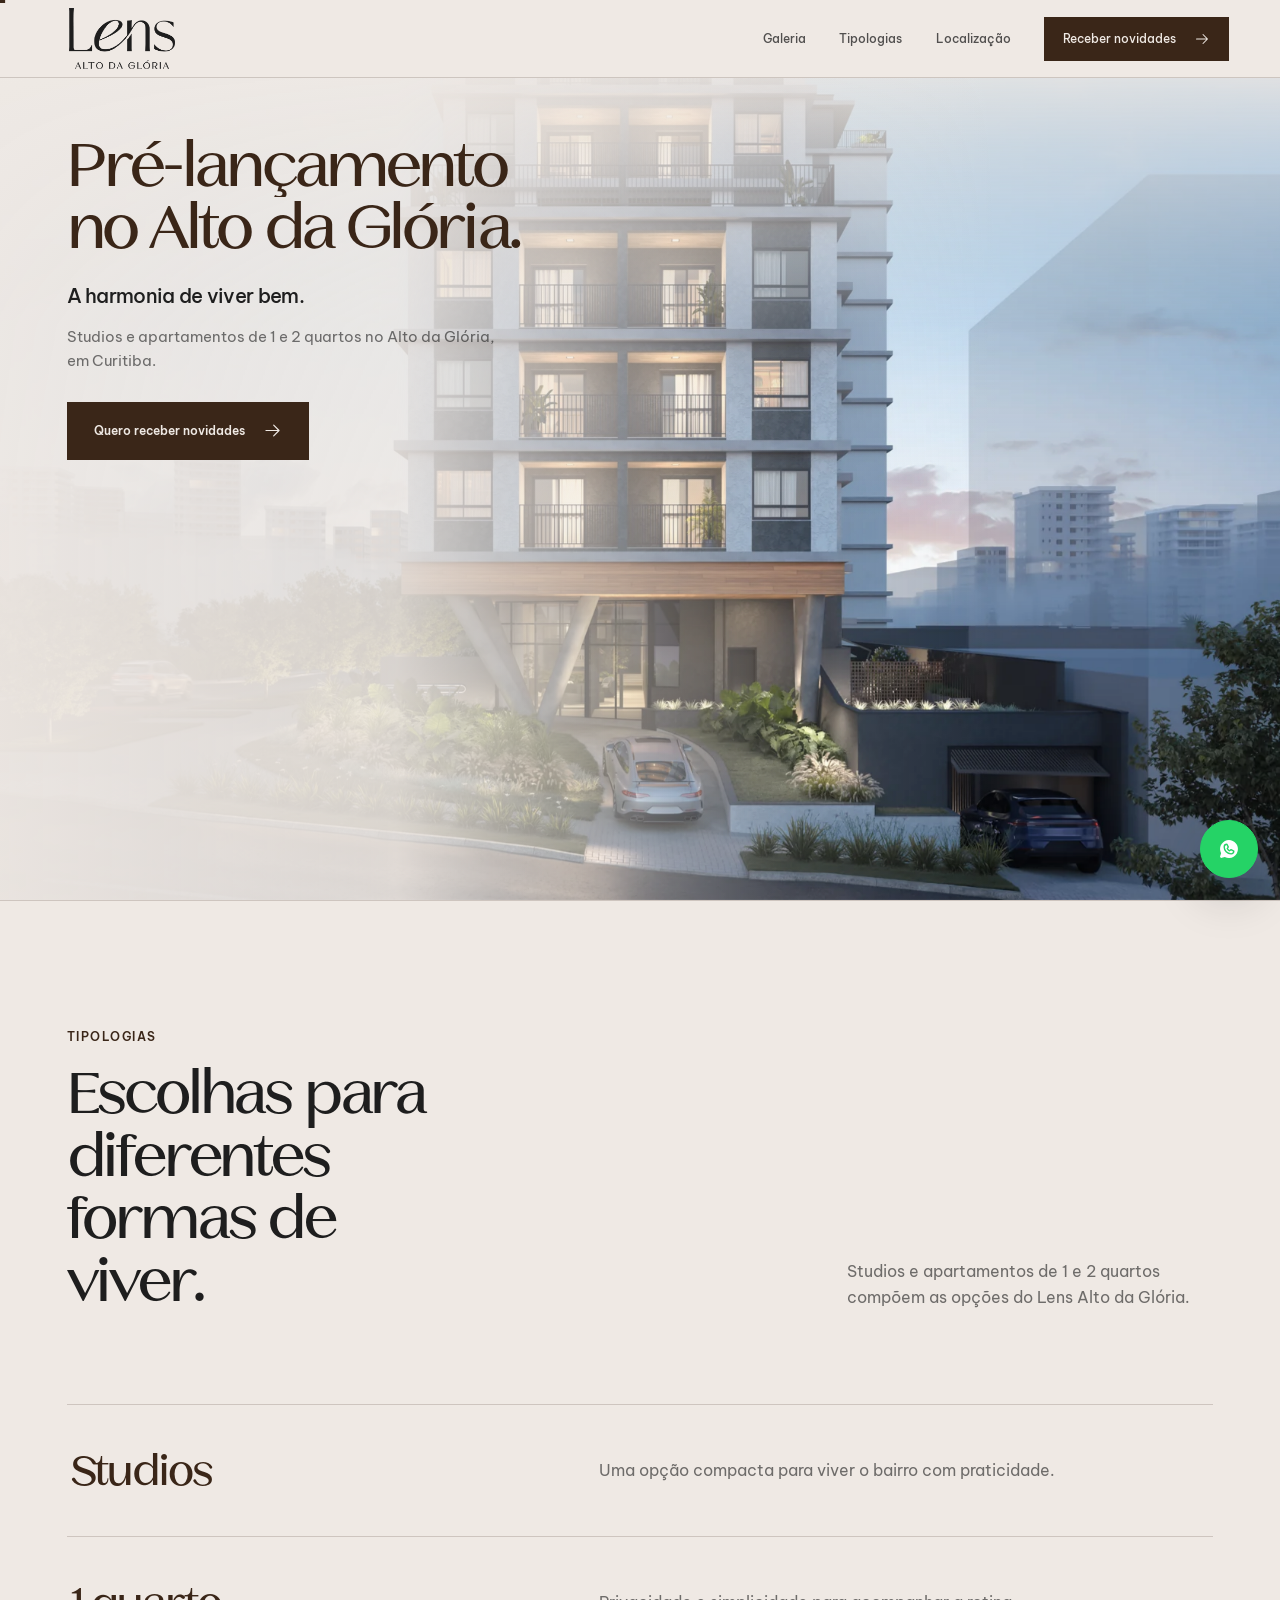
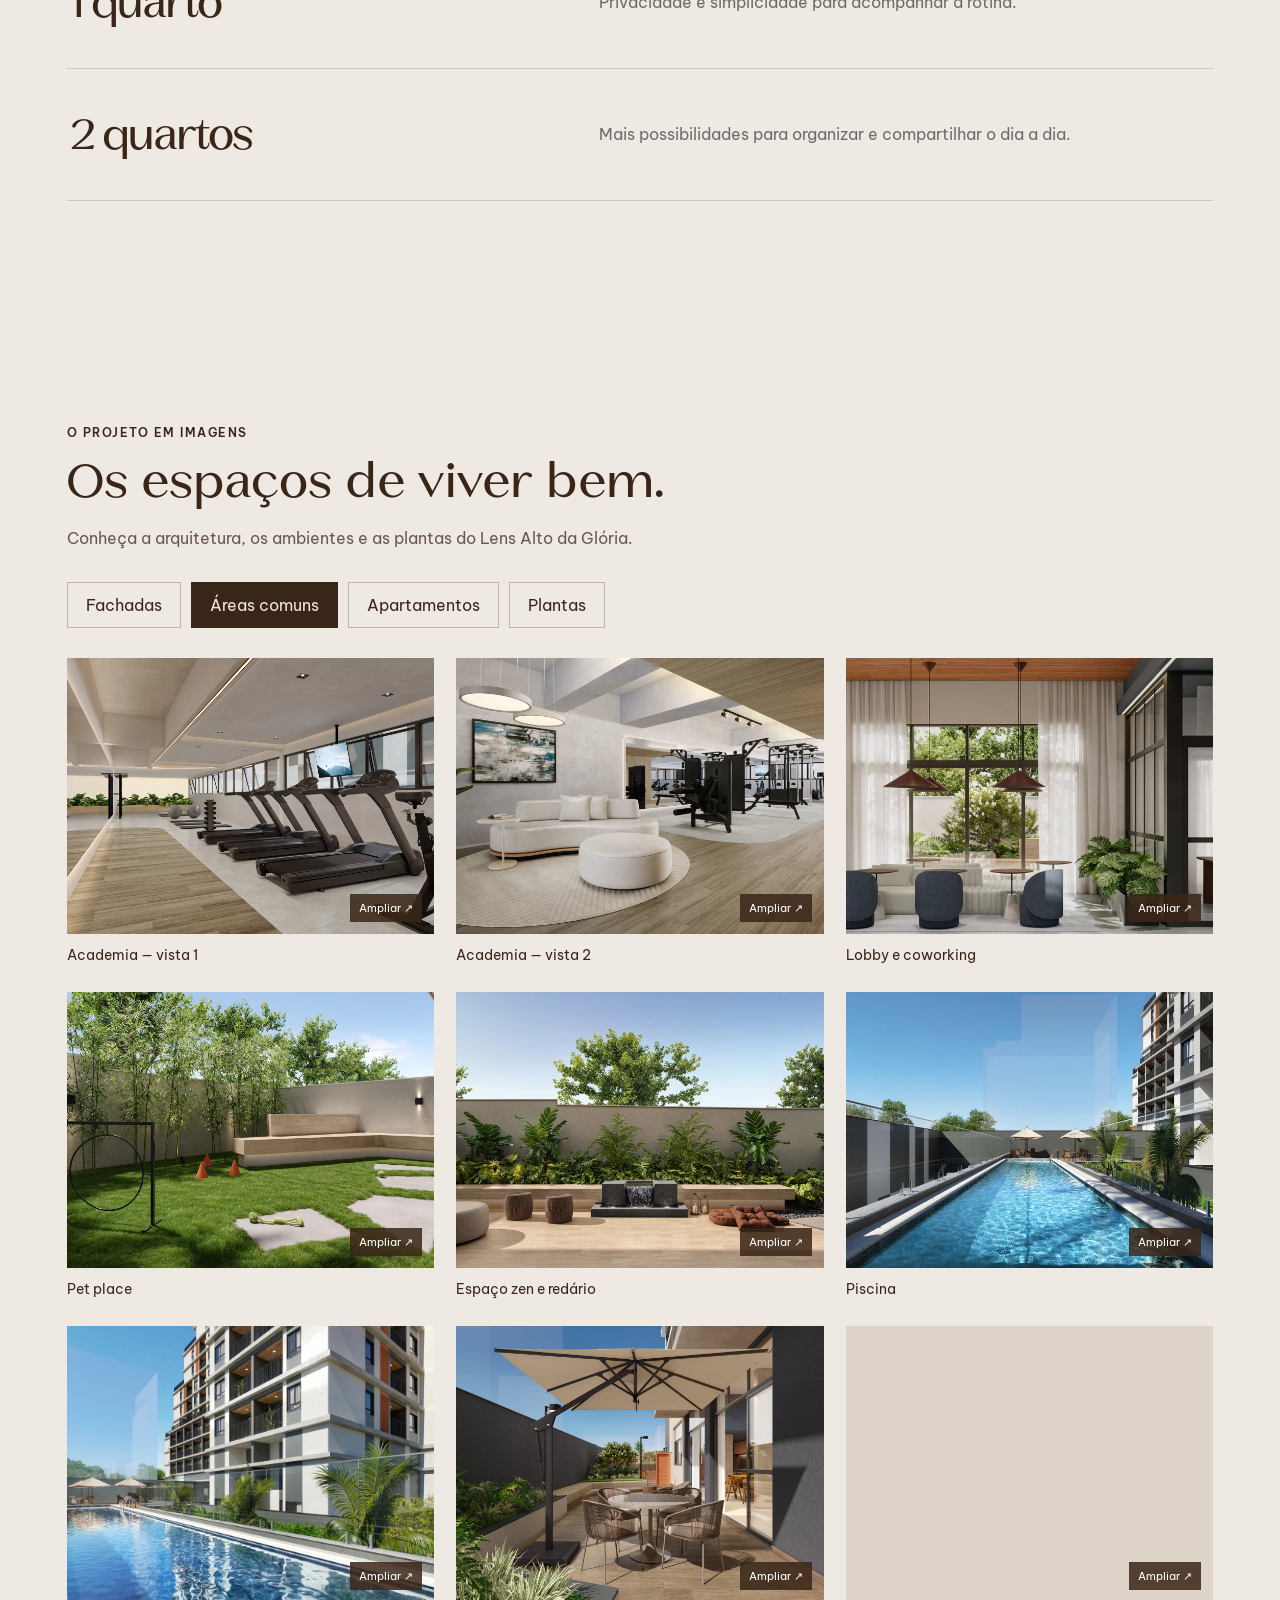
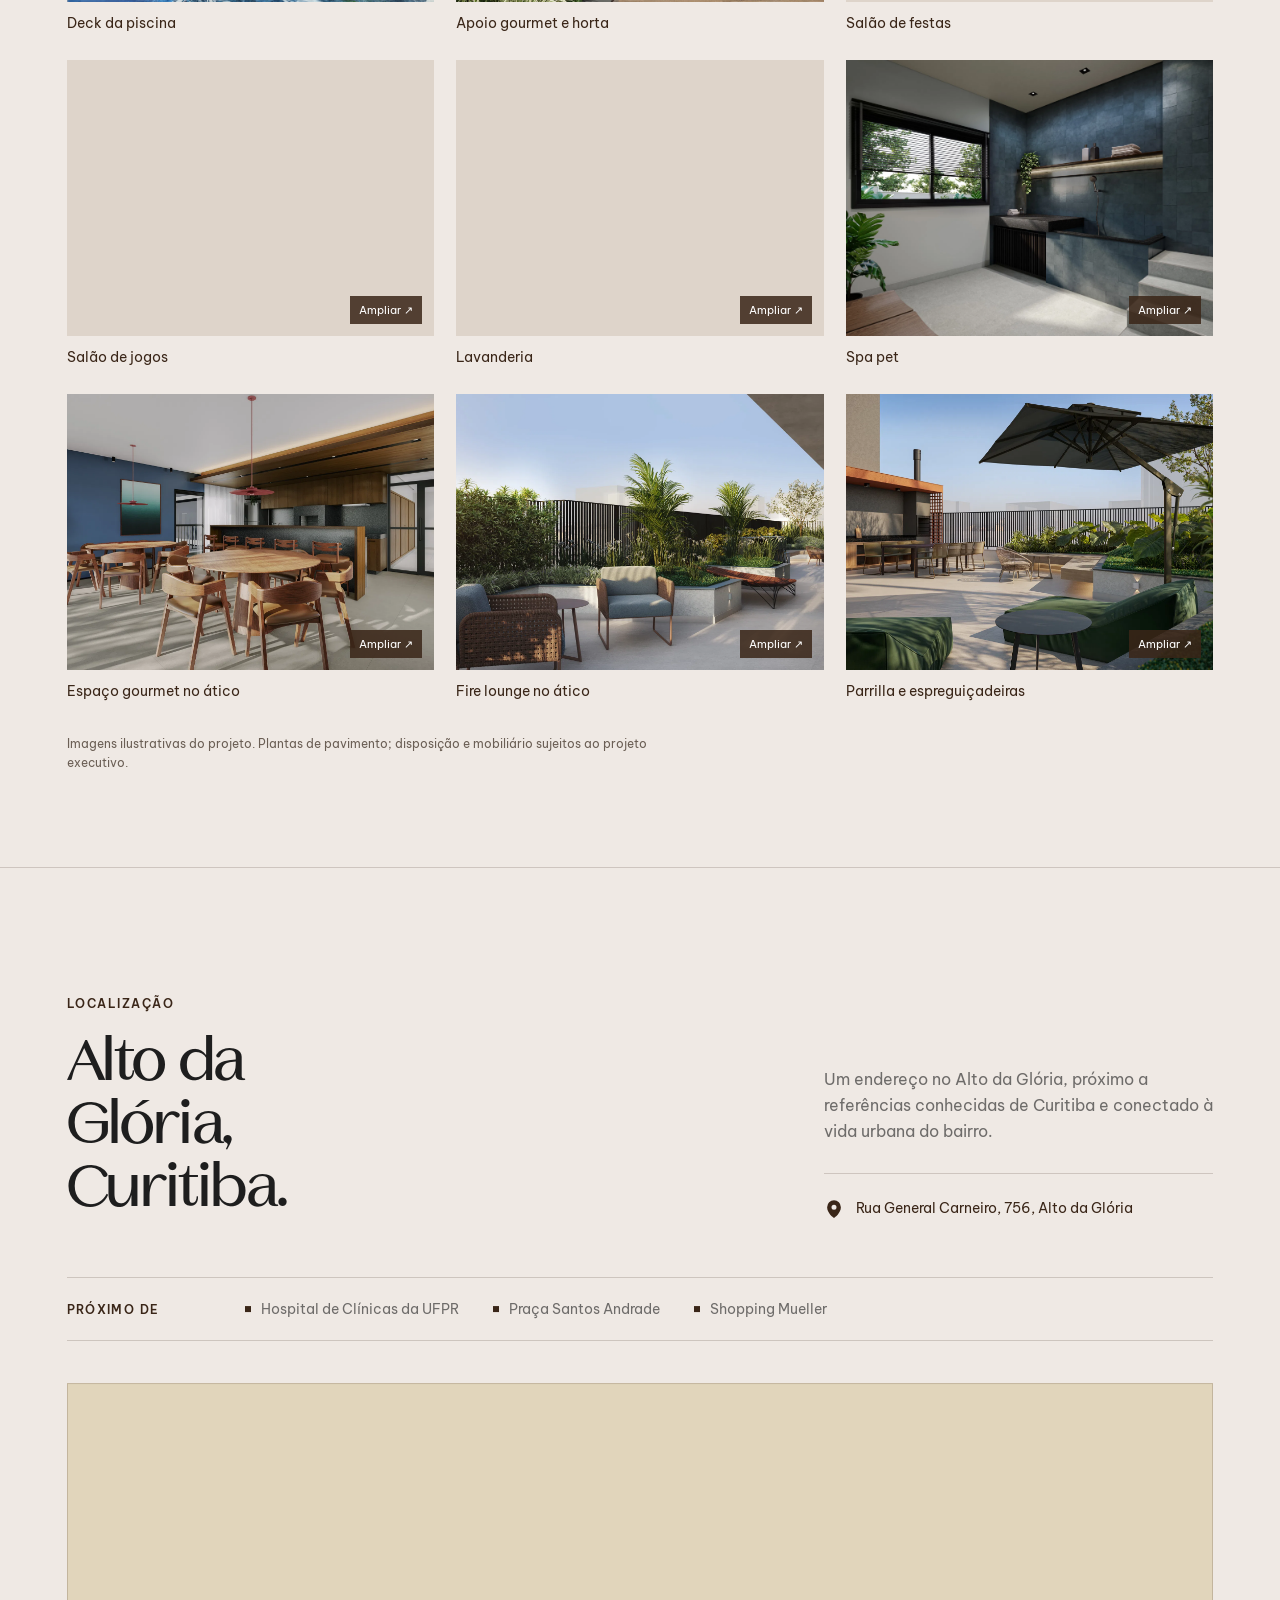
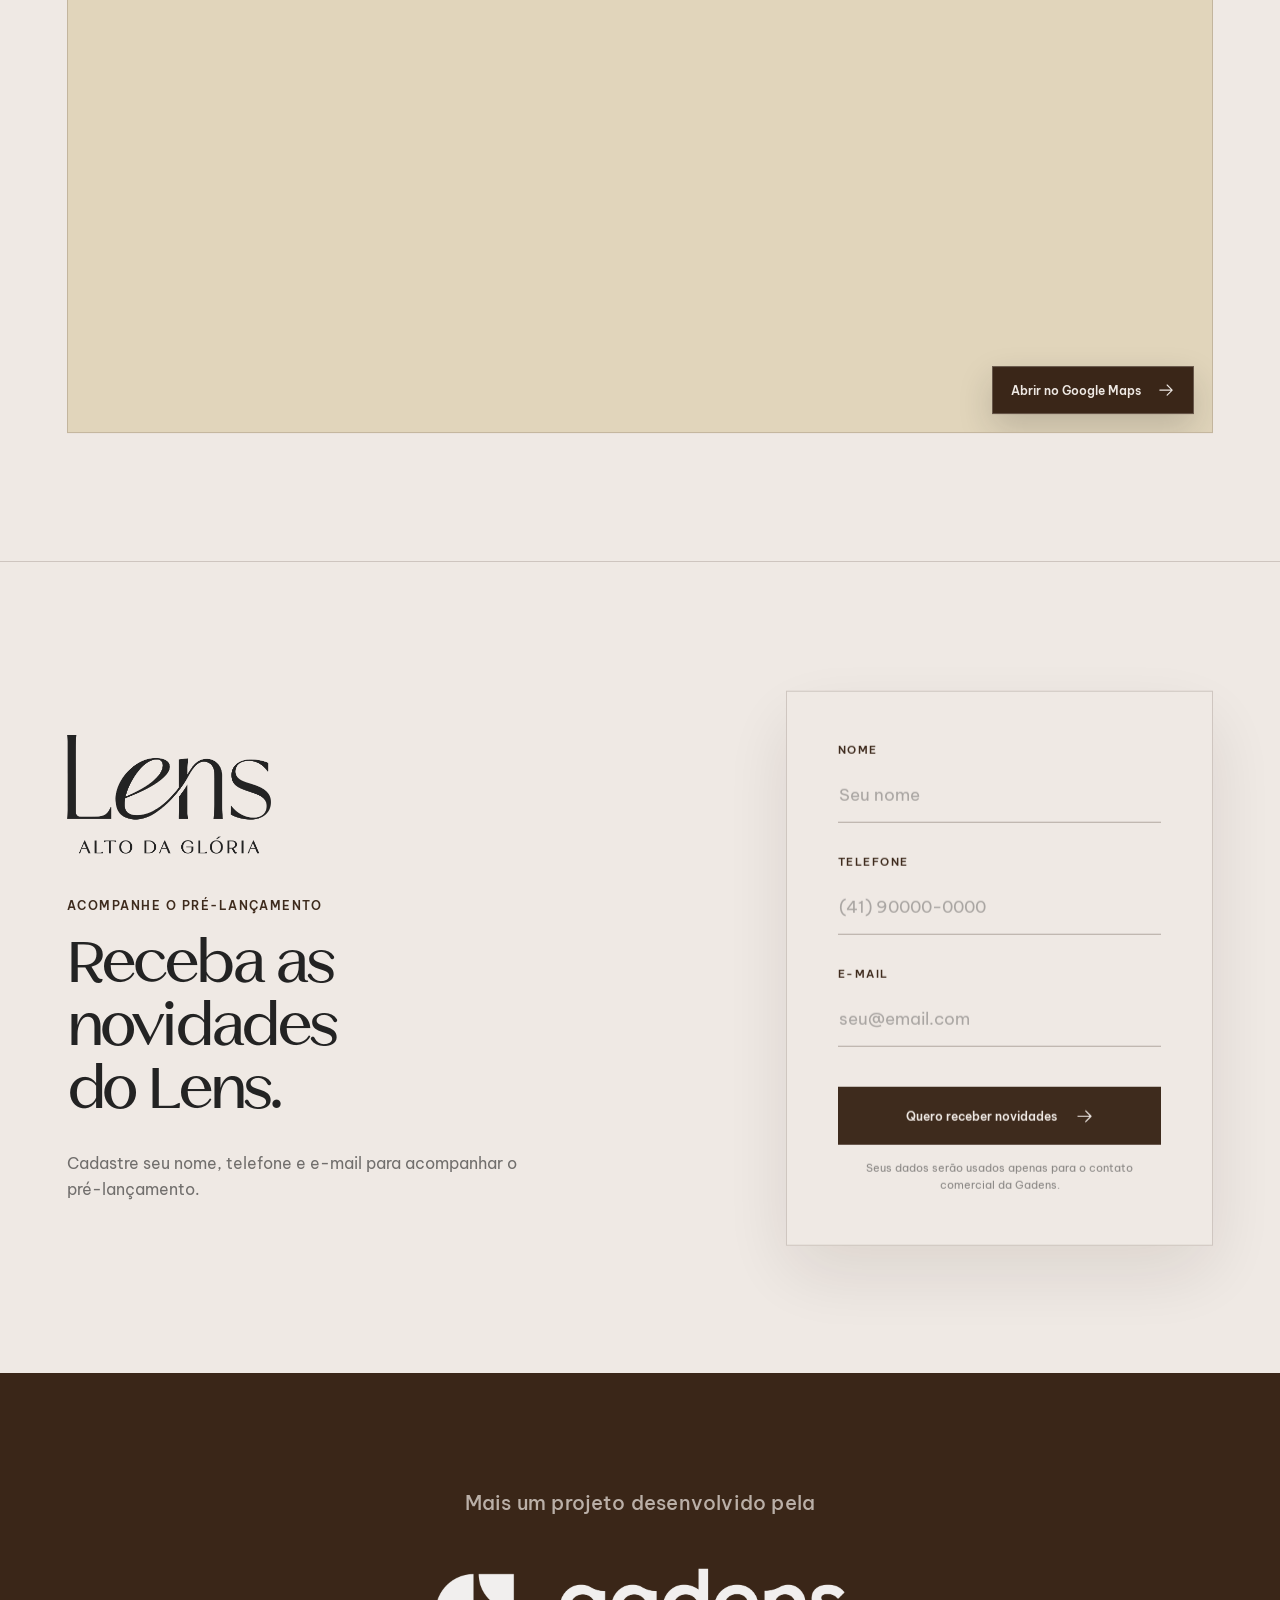
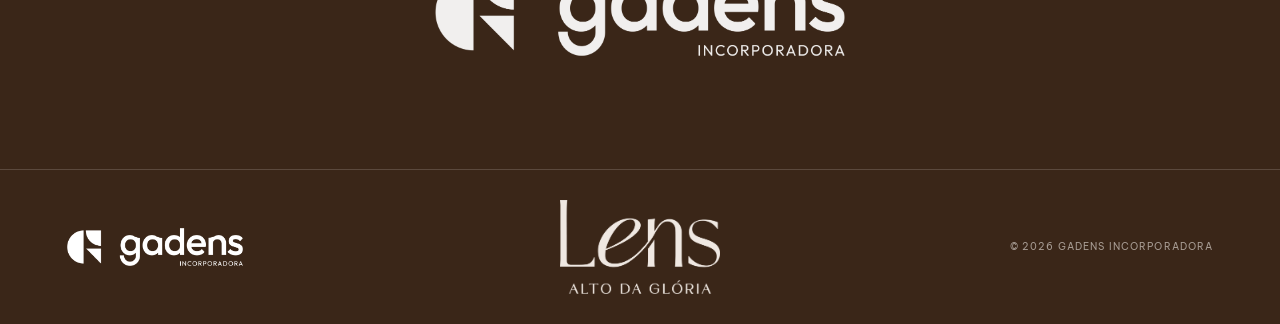
<file: index.html>
<!doctype html>
<html lang="pt-BR">
  <head>
    <meta charset="UTF-8" />
    <meta name="viewport" content="width=device-width, initial-scale=1.0" />
    <meta name="theme-color" content="#EFE9E4" />
    <link rel="icon" href="[data-uri]" />
    <meta
      name="description"
      content="Lens Alto da Glória. Studios, 1 e 2 quartos no Alto da Glória, em Curitiba. Cadastre-se para receber novidades."
    />
    <meta property="og:title" content="Lens Alto da Glória" />
    <meta property="og:description" content="A harmonia de viver bem." />
    <meta property="og:type" content="website" />
    <title>Lens Alto da Glória | Gadens Incorporadora</title>
    <!-- Meta Pixel Code -->
    <script>
      !(function (f, b, e, v, n, t, s) {
        if (f.fbq) return
        n = f.fbq = function () {
          n.callMethod ? n.callMethod.apply(n, arguments) : n.queue.push(arguments)
        }
        if (!f._fbq) f._fbq = n
        n.push = n
        n.loaded = true
        n.version = "2.0"
        n.queue = []
        t = b.createElement(e)
        t.async = true
        t.src = v
        s = b.getElementsByTagName(e)[0]
        s.parentNode.insertBefore(t, s)
      })(window, document, "script", "https://connect.facebook.net/en_US/fbevents.js")
      fbq("init", "2214649355442242")
      fbq("track", "PageView")
    </script>
    <!-- End Meta Pixel Code -->
    <script type="module" crossorigin src="./assets/index-BO7VemDS.js"></script>
    <link rel="stylesheet" crossorigin href="./assets/index-DPkjNjG6.css">
  </head>
  <body>
    <noscript>
      <img
        height="1"
        width="1"
        style="display: none"
        src="https://www.facebook.com/tr?id=2214649355442242&ev=PageView&noscript=1"
        alt=""
      />
    </noscript>
    <div id="root"></div>
  </body>
</html>
</file>
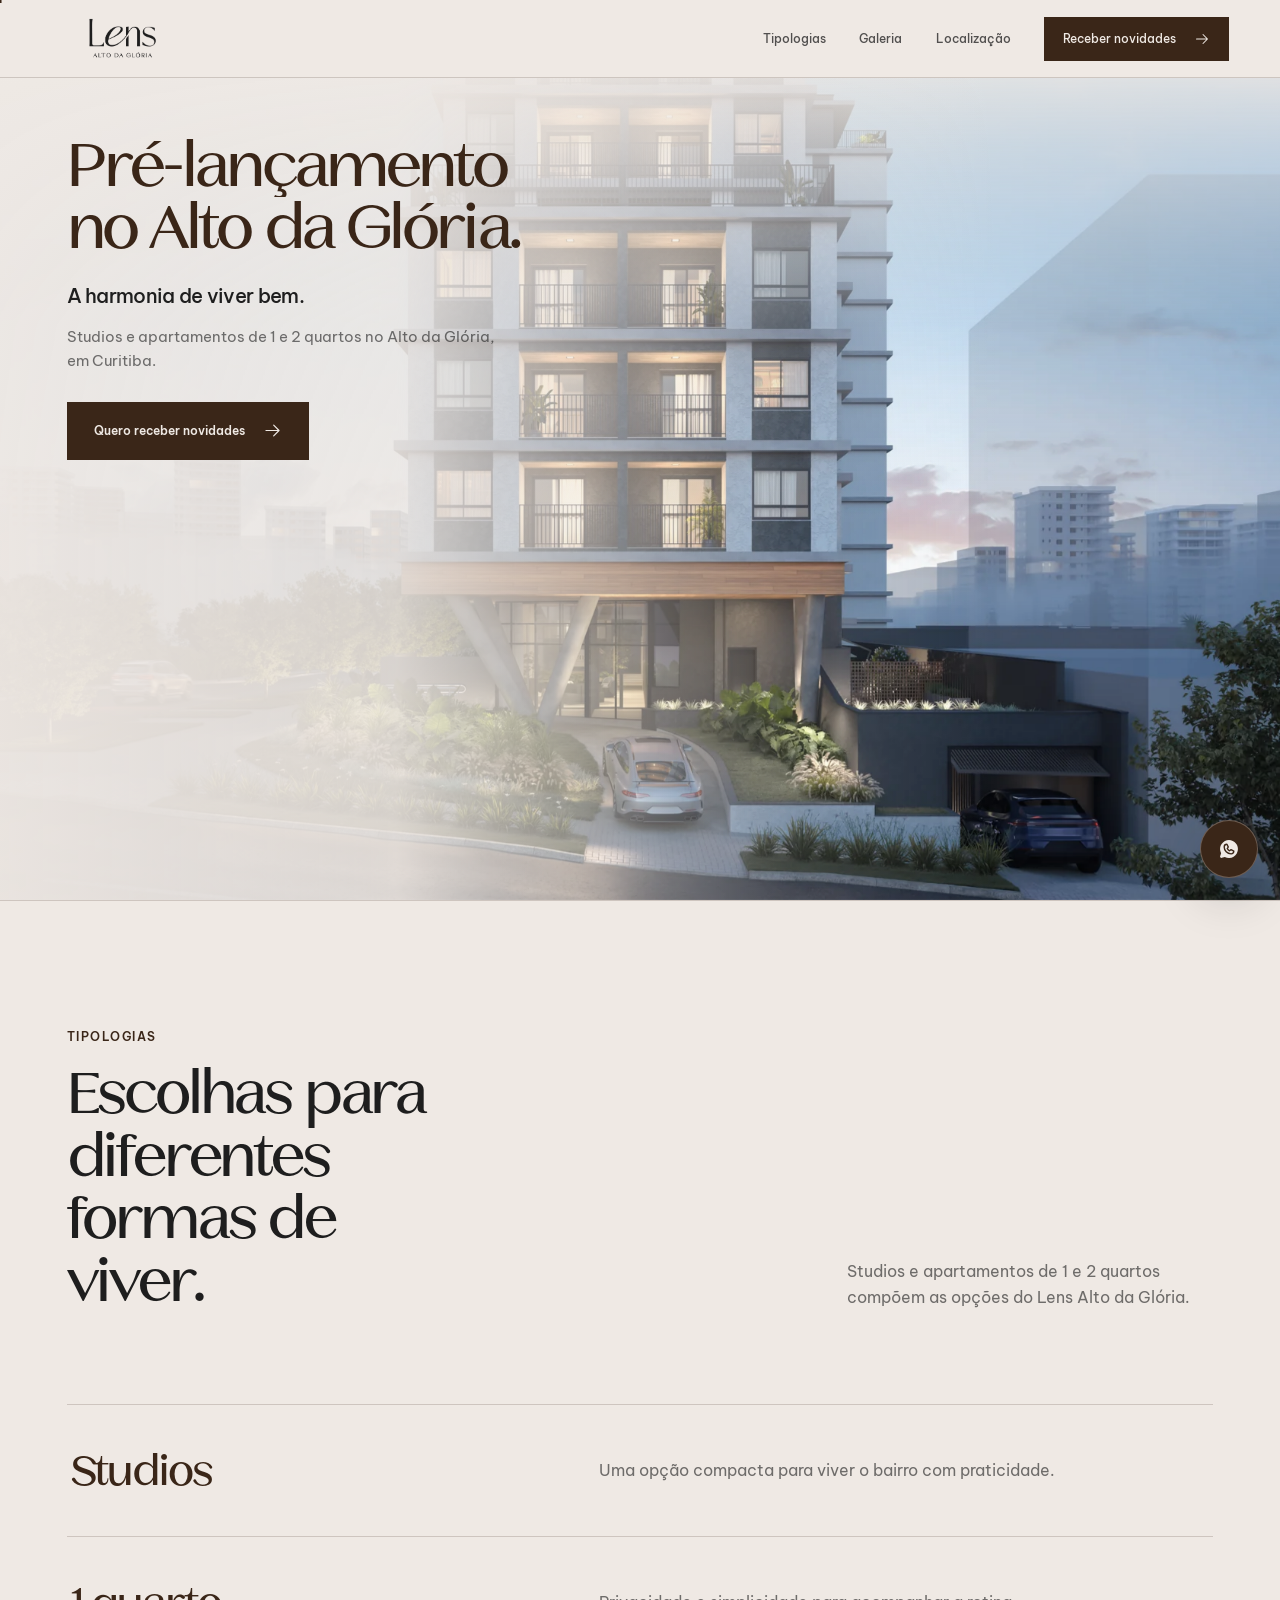
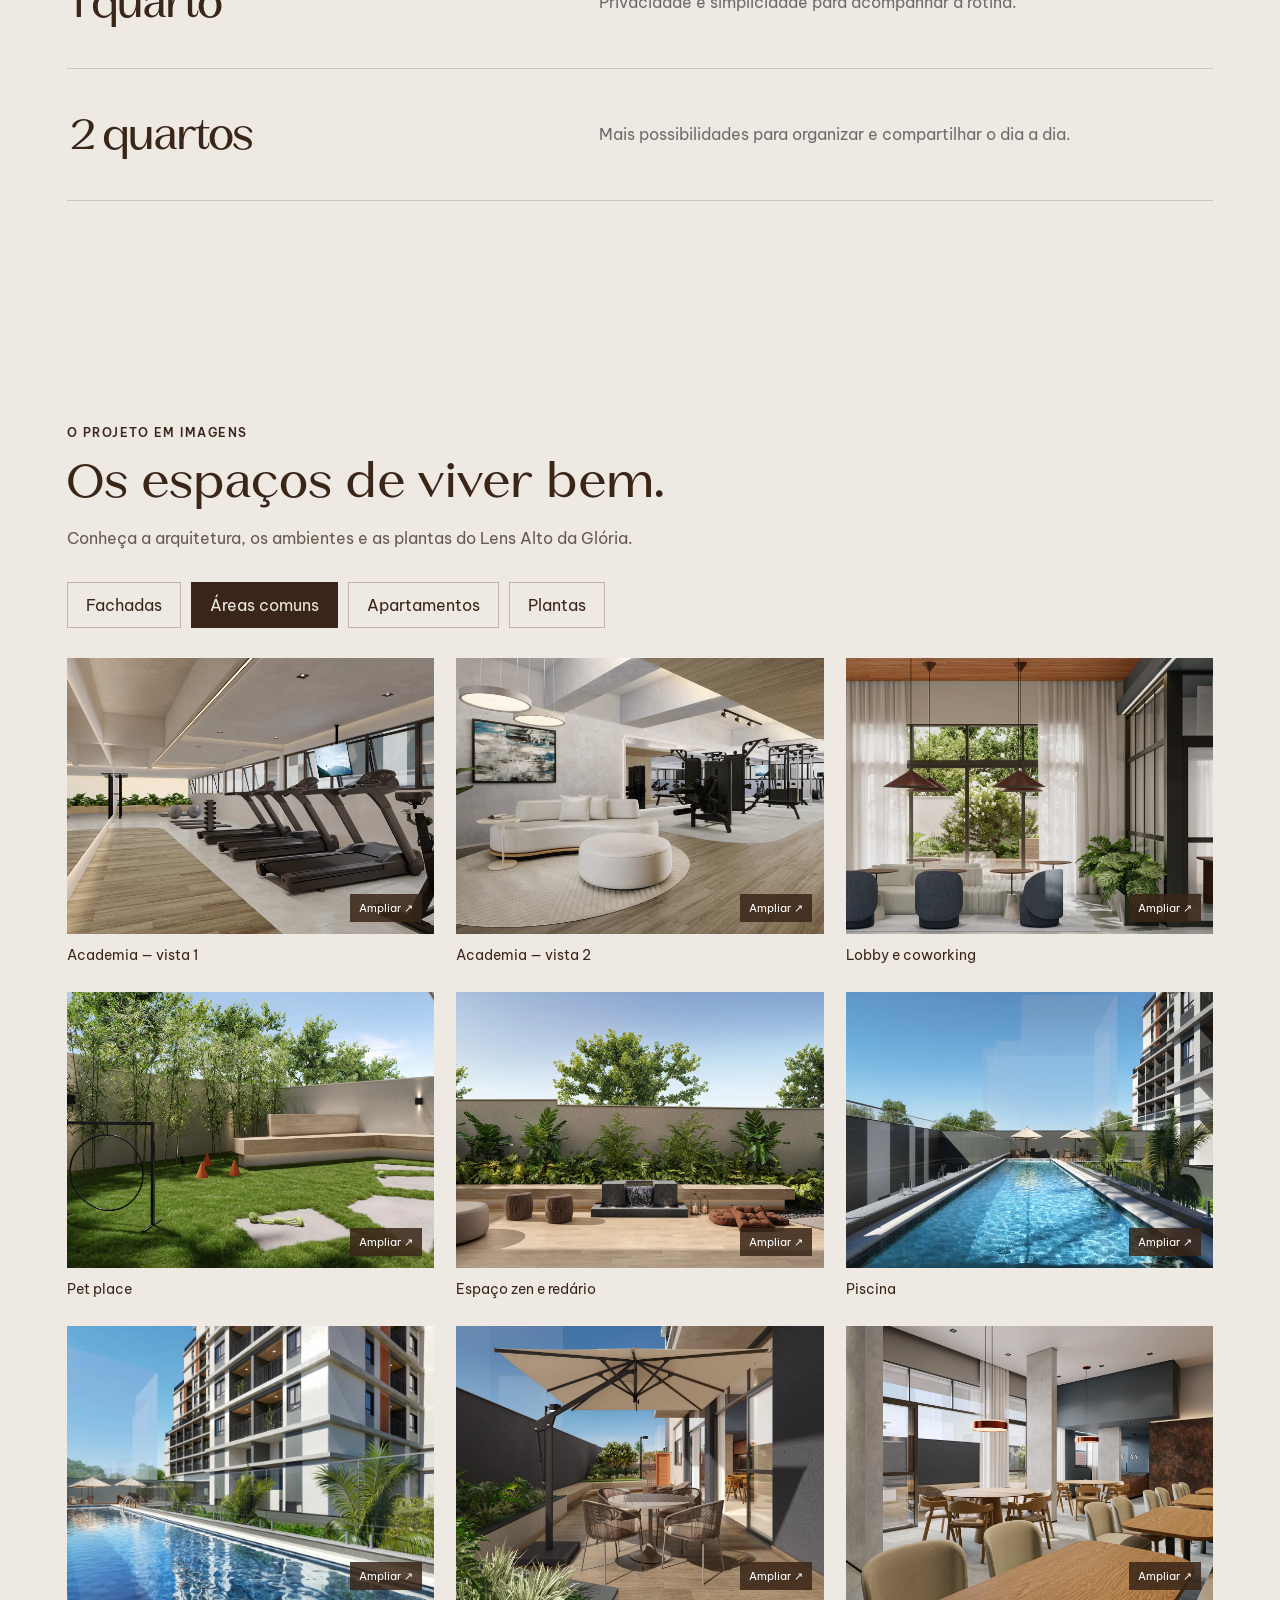
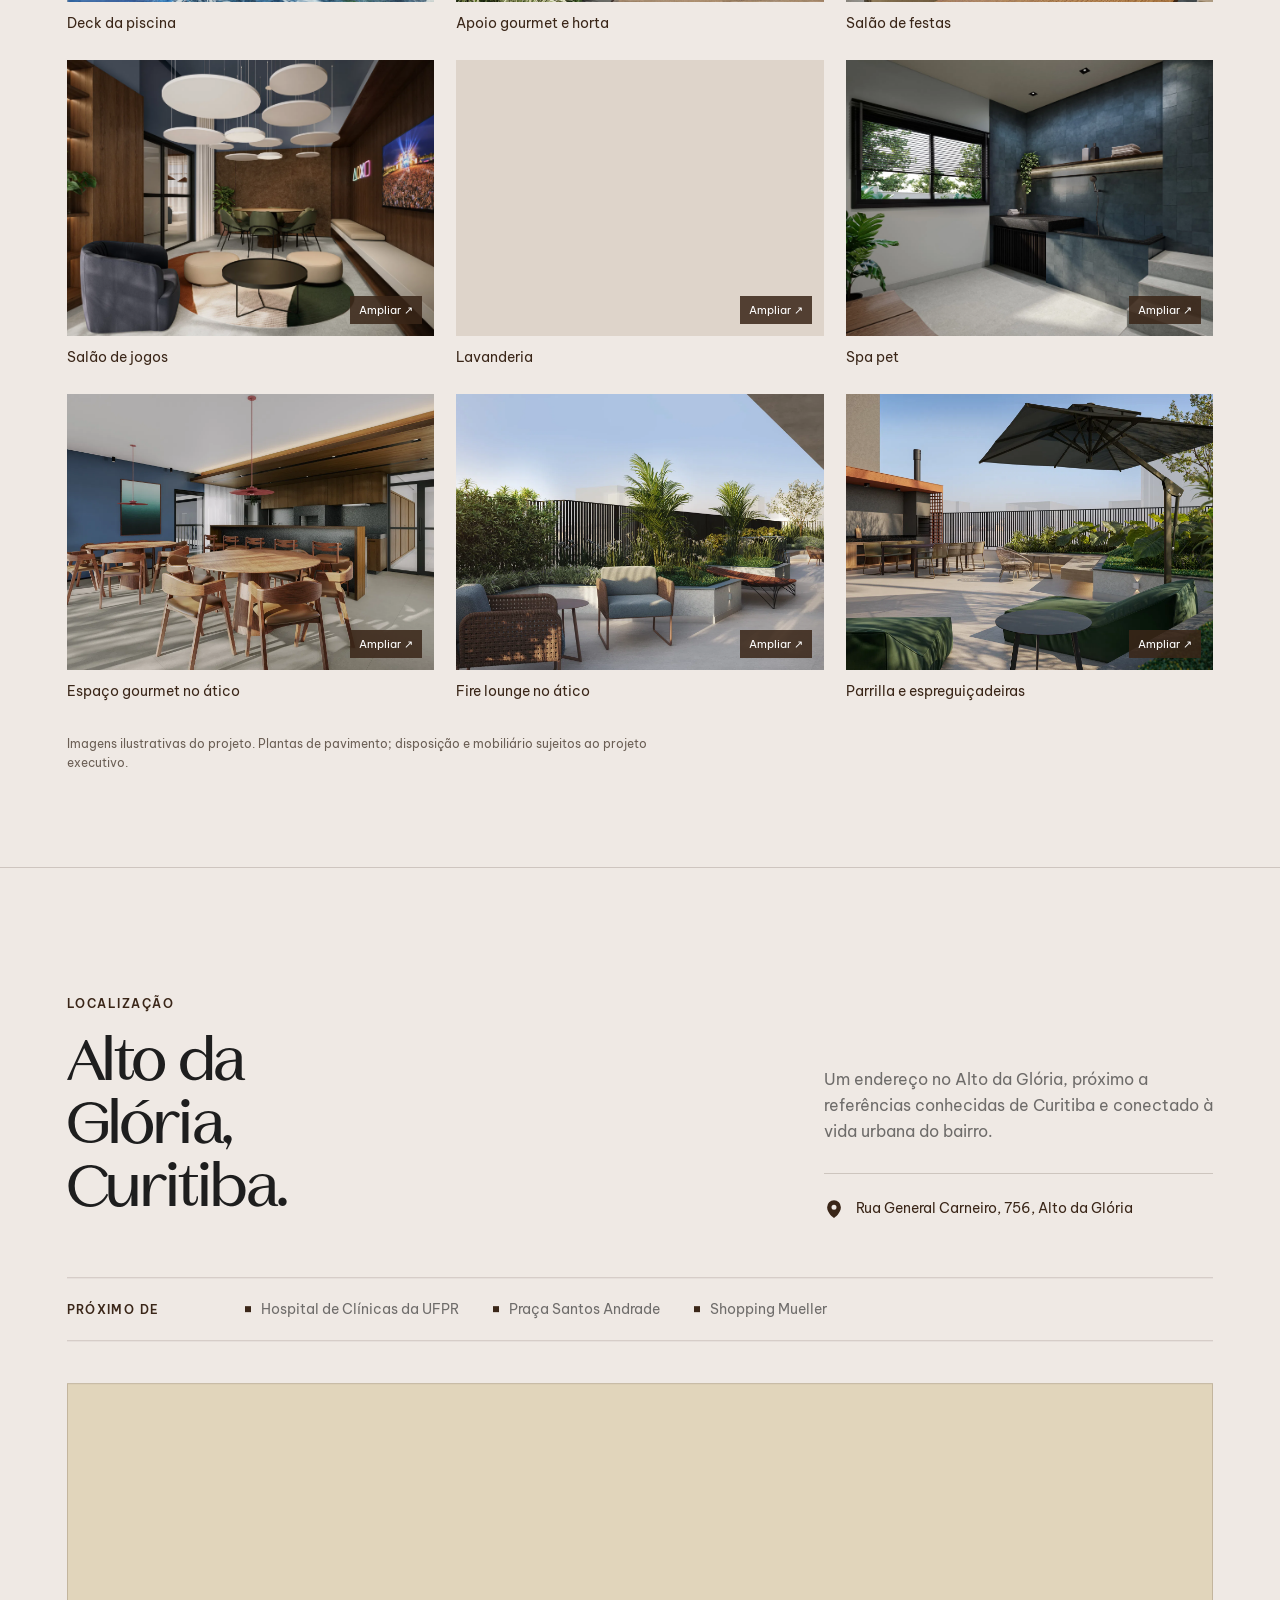
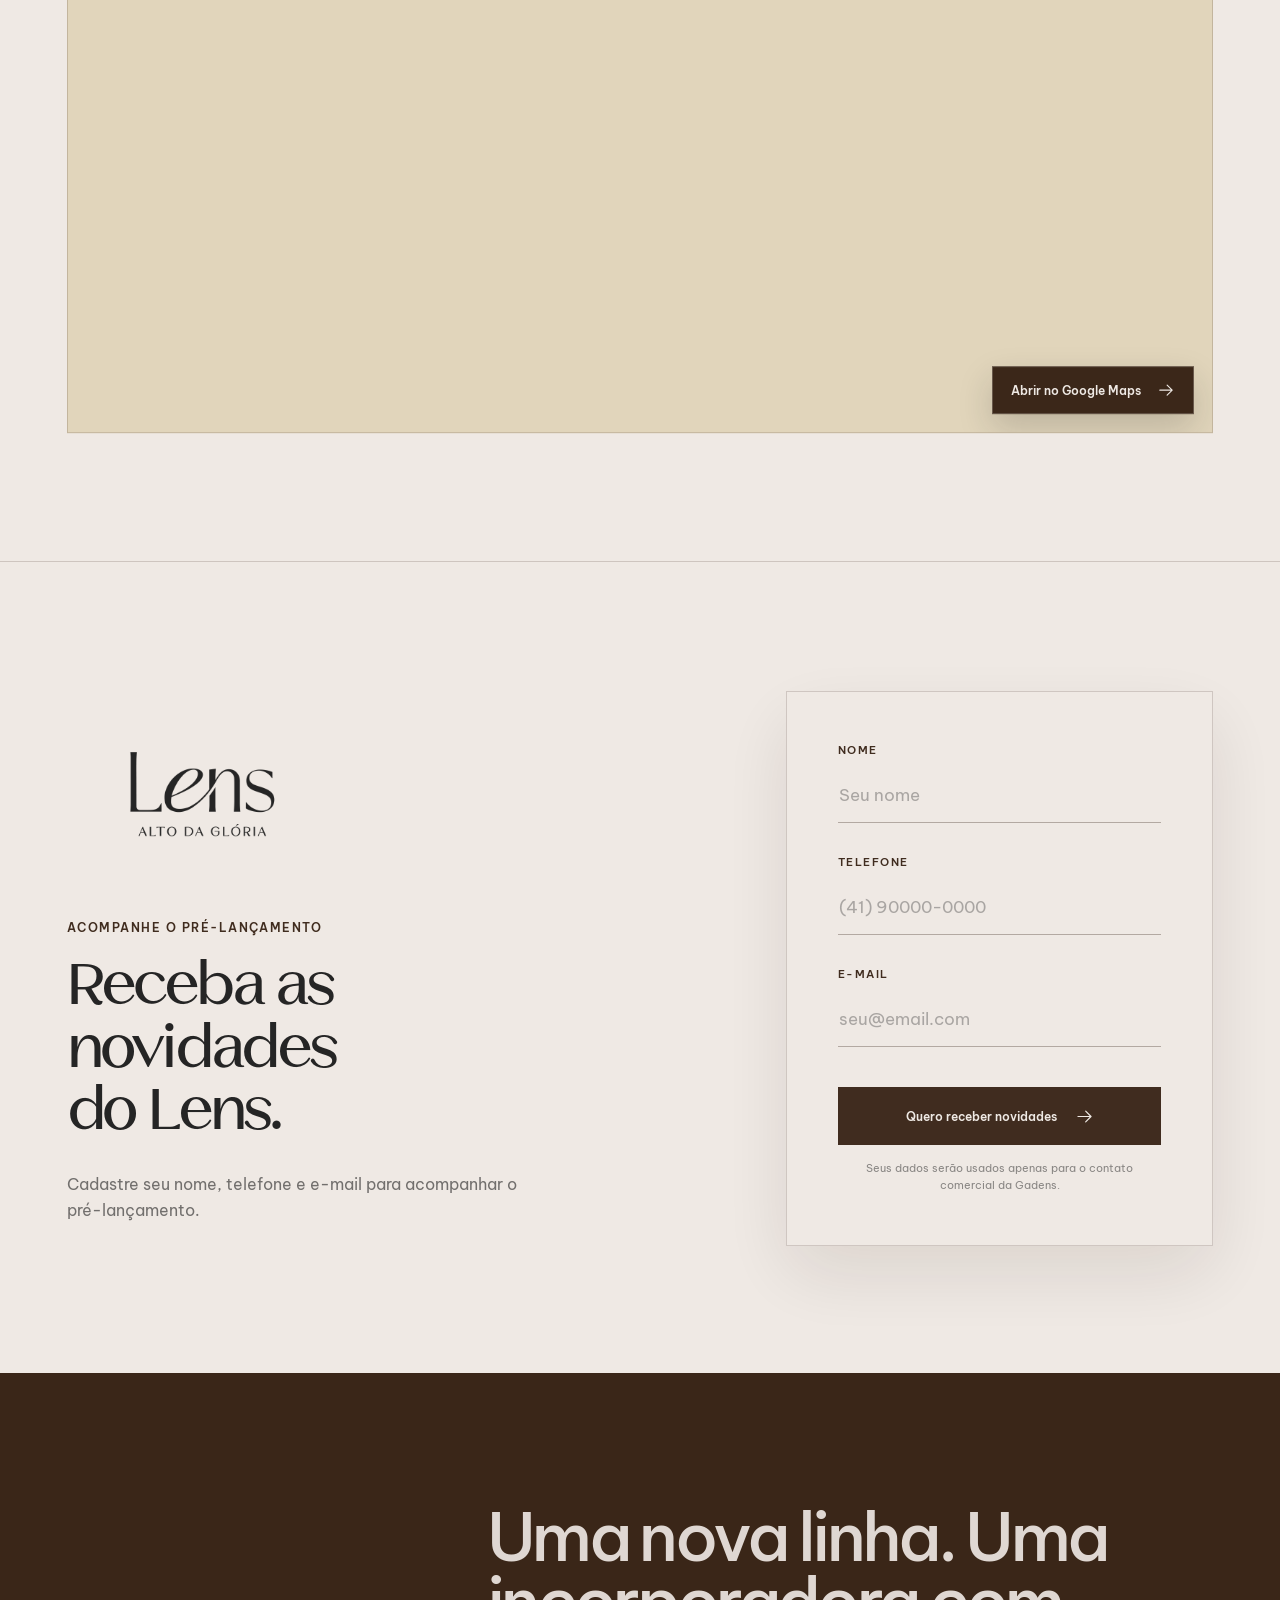
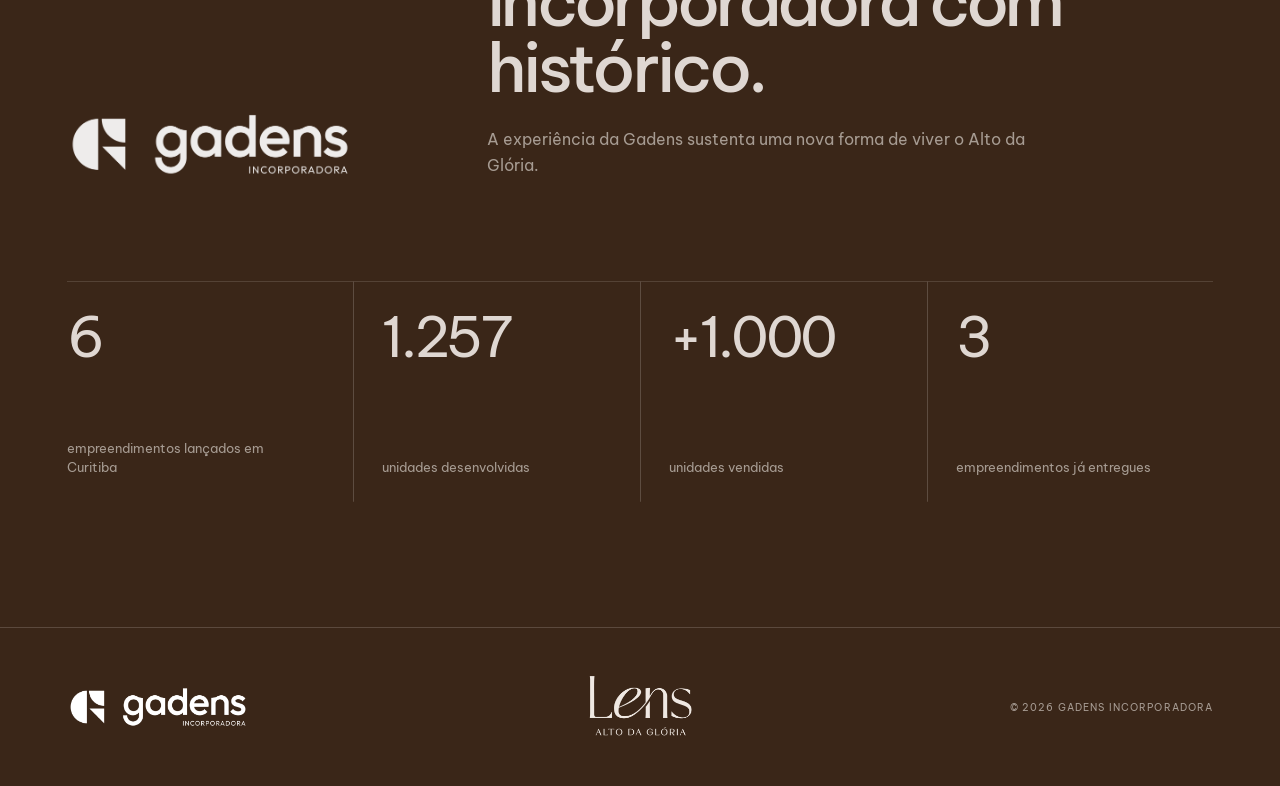
<file: previas/index.html>
<!doctype html>
<html lang="pt-BR">
  <head>
    <meta charset="UTF-8" />
    <meta name="viewport" content="width=device-width, initial-scale=1.0" />
    <meta name="theme-color" content="#EFE9E4" />
    <link rel="icon" href="[data-uri]" />
    <meta
      name="description"
      content="Lens Alto da Glória. Studios, 1 e 2 quartos no Alto da Glória, em Curitiba. Cadastre-se para receber novidades."
    />
    <meta property="og:title" content="Lens Alto da Glória" />
    <meta property="og:description" content="A harmonia de viver bem." />
    <meta property="og:type" content="website" />
    <title>Lens Alto da Glória | Gadens Incorporadora</title>
    <script type="module" crossorigin src="./assets/index-ChsG-_kK.js"></script>
    <link rel="stylesheet" crossorigin href="./assets/index-VhP_o373.css">
  </head>
  <body>
    <div id="root"></div>
  </body>
</html>
</file>
<file: assets/index-DPkjNjG6.css>
.lens-gallery{padding:84px clamp(22px,5.2vw,82px);background:#efe9e4;color:#3a2618;scroll-margin-top:90px}.lens-gallery__intro{max-width:740px;margin-bottom:30px}.lens-gallery__label{font-size:.72rem;font-weight:600;letter-spacing:.13em;text-transform:uppercase}.lens-gallery__intro h2{font-family:Luxenta,Georgia,serif;font-weight:500;font-size:clamp(2rem,4vw,3.4rem);line-height:1.08;margin:14px 0}.lens-gallery__intro>p:last-child{line-height:1.7;max-width:52ch;color:#66594e}.lens-gallery__filters{display:flex;gap:10px;flex-wrap:wrap;margin-bottom:30px}.lens-gallery__filters button{border:1px solid #c2b4a5;padding:12px 18px;border-radius:0;background:transparent;color:#3a2618;font:inherit;cursor:pointer}.lens-gallery__filters button[aria-pressed=true]{background:#3a2618;color:#efe9e4;border-color:#3a2618}.lens-gallery__grid{display:grid;grid-template-columns:repeat(3,minmax(0,1fr));gap:26px 22px}.lens-gallery__grid figure{margin:0;min-width:0}.lens-gallery__grid figure>button{display:block;position:relative;width:100%;aspect-ratio:4/3;border:0;padding:0;background:#ded4ca;overflow:hidden;cursor:zoom-in}.lens-gallery__grid img{width:100%;height:100%;object-fit:cover;transition:transform .3s ease}.lens-gallery__grid button:hover img{transform:scale(1.035)}.lens-gallery__grid button>span{position:absolute;bottom:12px;right:12px;background:#3a2618d9;color:#fff;padding:7px 9px;font-size:.7rem}.lens-gallery__grid figcaption{font-size:.88rem;line-height:1.5;margin-top:11px}.lens-gallery__plan>button{background:#fff!important;aspect-ratio:2/1!important}.lens-gallery__plan img{object-fit:contain}.lens-gallery__note{font-size:.72rem;color:#6b5f55;line-height:1.65;margin-top:32px;max-width:75ch}.lens-gallery__dialog{border:0;padding:55px 24px 20px;background:#1e1e1e;color:#efe9e4;width:min(1200px,94vw);max-height:94dvh;overflow:auto}.lens-gallery__dialog::backdrop{background:#000d}.lens-gallery__large{display:block;max-width:100%;width:auto;height:auto;max-height:70dvh;object-fit:contain;margin:0 auto;background:#fff}.lens-gallery__close{position:absolute;right:15px;top:10px}.lens-gallery__dialog button{border:1px solid #7b6a5b;background:transparent;color:#efe9e4;font-size:1.1rem;min-width:44px;min-height:44px;cursor:pointer}.lens-gallery__controls{display:flex;align-items:center;justify-content:space-between;gap:16px;margin-top:14px}.lens-gallery__controls p{text-align:center;font-size:.88rem;margin:0}.lens-gallery__controls small{display:block;margin-top:6px;color:#c2b4a5}.lens-gallery button:focus-visible{outline:3px solid #9b6c41;outline-offset:4px}@media(max-width:900px){.lens-gallery__grid{grid-template-columns:repeat(2,minmax(0,1fr))}}@media(max-width:540px){.lens-gallery{padding:60px 22px}.lens-gallery__grid{grid-template-columns:1fr;gap:22px}.lens-gallery__filters{gap:8px}.lens-gallery__filters button{font-size:.78rem;padding:11px 12px}.lens-gallery__dialog{padding:58px 12px 16px}}@media(prefers-reduced-motion:reduce){.lens-gallery__grid img{transition:none}}.lens-gallery--compact{padding:0;background:transparent;margin-top:20px;min-height:0}.lens-gallery--compact .lens-gallery__intro,.lens-gallery--compact .lens-gallery__note{display:none}.lens-gallery--compact .lens-gallery__filters{margin-bottom:12px}.lens-gallery--compact .lens-gallery__filters button{padding:9px 14px;font-size:.78rem}.lens-gallery--compact .lens-gallery__grid{grid-template-columns:repeat(3,minmax(0,1fr));gap:16px}.lens-gallery--compact .lens-gallery__grid figure>button{aspect-ratio:16/9}.lens-gallery--compact .lens-gallery__grid figcaption{font-size:.78rem;margin-top:7px}.lens-gallery__pages{display:flex;align-items:center;justify-content:center;gap:14px;margin-top:12px;font-size:.76rem}.lens-gallery__pages button{padding:7px 12px;border:1px solid #b9a996;background:transparent;color:#3a2618;cursor:pointer}.lens-gallery__pages button:disabled{opacity:.4;cursor:default}@font-face{font-family:BVP;src:url(./bvp-400-latin-PpnXBOrz.woff2) format("woff2");font-style:normal;font-weight:400;font-display:swap}@font-face{font-family:Luxenta;src:url(./luxenta-regular-CpVk4b3s.otf) format("opentype");font-style:normal;font-weight:400;font-display:swap}@font-face{font-family:Luxenta;src:url(./luxenta-medium-CBUuQSwQ.otf) format("opentype");font-style:normal;font-weight:500;font-display:swap}@font-face{font-family:Luxenta;src:url(./luxenta-semibold-DcSyJij9.otf) format("opentype");font-style:normal;font-weight:600;font-display:swap}@font-face{font-family:BVP;src:url(./bvp-500-latin-B6LVzGNe.woff2) format("woff2");font-style:normal;font-weight:500;font-display:swap}@font-face{font-family:BVP;src:url(./bvp-600-latin-BZDkUTrt.woff2) format("woff2");font-style:normal;font-weight:600;font-display:swap}:root{color:#1e1e1e;background:#efe9e4;font-family:BVP,Arial,sans-serif;font-synthesis:none;text-rendering:optimizeLegibility;--brown: #3a2618;--beige: #e1d5bb;--paper: #efe9e4;--charcoal: #1e1e1e;--muted: rgba(30, 30, 30, .62);--line: rgba(58, 38, 24, .18);--ease-out: cubic-bezier(.22, 1, .36, 1);--font-product: "Luxenta", "BVP", Arial, sans-serif}*{box-sizing:border-box}html{scroll-behavior:smooth;scroll-padding-top:86px}body{margin:0;min-width:320px;min-height:100vh;background:var(--paper)}body,button,input{font-family:inherit}button,a{-webkit-tap-highlight-color:transparent}a{color:inherit;text-decoration:none}button{color:inherit}img{display:block;max-width:100%}.page-shell{min-height:100vh;overflow:clip}.page-progress{position:fixed;z-index:100;top:0;left:0;width:100%;height:3px;background:var(--brown);transform:scaleX(0);transform-origin:left center}.site-nav{position:fixed;z-index:50;top:0;left:0;width:100%;height:78px;padding:0 clamp(20px,4vw,64px);display:flex;align-items:center;justify-content:space-between;gap:30px;background:#efe9e4eb;border-bottom:1px solid var(--line);-webkit-backdrop-filter:blur(16px);backdrop-filter:blur(16px)}.brand-link{width:142px;height:74px;display:grid;place-items:center;flex:none}.brand-link .brand-image{width:106px;height:auto;object-fit:contain}.site-nav nav{display:flex;align-items:center;gap:clamp(20px,2.6vw,40px);color:#1e1e1ec2;font-size:.75rem;font-weight:500}.site-nav nav>a:not(.nav-cta){position:relative;padding:10px 0}.site-nav nav>a:not(.nav-cta):after{content:"";position:absolute;right:0;bottom:4px;left:0;height:1px;background:var(--brown);transform:scaleX(0);transform-origin:right;transition:transform .3s var(--ease-out)}.site-nav nav>a:not(.nav-cta):hover:after,.site-nav nav>a:not(.nav-cta):focus-visible:after{transform:scaleX(1);transform-origin:left}.nav-cta,.primary-button,.submit-button{display:inline-flex;align-items:center;justify-content:center;gap:18px;border:1px solid var(--brown);color:var(--paper);background:var(--brown);transition:color .3s var(--ease-out),background-color .3s var(--ease-out),transform .3s var(--ease-out)}.nav-cta{min-height:44px;padding:0 18px}.nav-cta:hover,.primary-button:hover,.submit-button:hover:not(:disabled){color:var(--brown);background:transparent;transform:translateY(-2px)}.hero{position:relative;isolation:isolate;width:100%;min-height:100dvh;margin:0;padding:clamp(134px,15vh,174px) clamp(22px,5.2vw,82px) 54px;overflow:hidden}.hero-copy{position:relative;z-index:2;max-width:700px;margin-left:max(0px,calc((100vw - 1440px)/2))}.section-label{margin:0;color:var(--brown);font-size:.72rem;font-weight:600;letter-spacing:.13em;text-transform:uppercase}.hero h1{margin:0;color:var(--brown);font-size:clamp(3.75rem,5.25vw,5.25rem);font-weight:600;line-height:.93;letter-spacing:-.055em;font-family:var(--font-product)}.hero-title-line{display:block;overflow:hidden}.hero-title-line>span{display:block}.hero-slogan{margin:24px 0 0;color:var(--charcoal);font-size:clamp(1.15rem,1.55vw,1.55rem);font-weight:500;line-height:1.16;letter-spacing:-.035em}.hero-support{max-width:45ch;margin:18px 0 0;color:var(--muted);font-size:clamp(.92rem,1.08vw,1.02rem);line-height:1.65}.hero-actions{margin-top:28px;display:flex;align-items:center}.primary-button{min-height:58px;padding:0 26px;font-size:.76rem;font-weight:600}.hero-visual{position:absolute;z-index:0;inset:78px 0 0;overflow:hidden;background:#f7f5f2}.hero-visual:after{content:"";position:absolute;z-index:1;inset:0;background:linear-gradient(90deg,rgba(239,233,228,.97) 0%,rgba(239,233,228,.88) 31%,rgba(239,233,228,.12) 62%,transparent 78%),linear-gradient(180deg,rgba(239,233,228,.9) 0%,rgba(239,233,228,.16) 30%,transparent 54%);pointer-events:none}.hero-product-image{width:100%;height:100%;position:absolute;inset:0;object-fit:cover;object-position:53% bottom;filter:saturate(.86) sepia(.05) contrast(.98);will-change:transform;transition:transform .7s cubic-bezier(.4,0,.2,1)}.hero-visual:hover .hero-product-image{transform:scale(1.008)}.section-shell{width:min(100%,1440px);margin:0 auto;padding:clamp(94px,10vw,150px) clamp(22px,5.2vw,82px)}.typology-header h2,.location-intro h2,.lead-copy h2{margin:20px 0 0;color:var(--charcoal);font-size:clamp(2.8rem,5vw,5.5rem);font-weight:500;line-height:.98;letter-spacing:-.05em;font-family:var(--font-product)}.typologies{border-top:1px solid var(--line)}.typology-header{display:grid;grid-template-columns:minmax(0,1fr) minmax(280px,.55fr);gap:clamp(50px,9vw,130px);align-items:end}.typology-header h2{max-width:10.6ch}.typology-header>p{margin:0 0 4px;color:var(--muted);font-size:1rem;line-height:1.65}.typology-list{margin-top:clamp(58px,7vw,94px);border-top:1px solid var(--line)}.typology-row{width:100%;min-height:132px;padding:24px 4px;display:grid;grid-template-columns:minmax(190px,.8fr) minmax(280px,1fr);gap:40px;align-items:center;border-bottom:1px solid var(--line);background:transparent;text-align:left}.typology-title{color:var(--brown);font-size:clamp(2.1rem,3.6vw,4rem);font-weight:500;letter-spacing:-.045em;font-family:var(--font-product)}.typology-description{color:var(--muted);font-size:.98rem;line-height:1.6}.location{border-top:1px solid var(--line)}.location-intro{display:grid;grid-template-columns:minmax(0,1fr) minmax(300px,.62fr);gap:clamp(56px,10vw,150px);align-items:end}.location-intro h2{max-width:9ch}.location-copy>p{margin:0;color:var(--muted);font-size:1rem;line-height:1.65}.location-copy address{margin-top:28px;padding-top:24px;display:flex;align-items:flex-start;gap:12px;border-top:1px solid var(--line);color:var(--brown);font-size:.9rem;font-style:normal;line-height:1.5}.location-copy address svg{flex:none;margin-top:1px}.surroundings{margin-top:58px;padding:22px 0;display:grid;grid-template-columns:150px 1fr;gap:28px;border-top:1px solid var(--line);border-bottom:1px solid var(--line)}.surroundings>p{margin:2px 0 0;color:var(--brown);font-size:.72rem;font-weight:600;letter-spacing:.12em;text-transform:uppercase}.surroundings ul{margin:0;padding:0;display:flex;flex-wrap:wrap;gap:12px 34px;list-style:none}.surroundings li{color:var(--muted);font-size:.9rem}.surroundings li:before{content:"";width:6px;height:6px;margin:0 10px 2px 0;display:inline-block;background:var(--brown)}.map-frame{position:relative;margin-top:42px;height:clamp(430px,52vw,650px);overflow:hidden;background:var(--beige);border:1px solid var(--line)}.map-frame iframe{width:100%;height:100%;display:block;border:0;filter:grayscale(.72) sepia(.18) contrast(.92)}.map-link{position:absolute;right:18px;bottom:18px;min-height:48px;padding:0 18px;display:flex;align-items:center;gap:16px;color:var(--paper);background:var(--brown);border:1px solid rgba(239,233,228,.25);box-shadow:0 14px 34px #1e1e1e2e;font-size:.74rem;font-weight:600;transition:transform .3s var(--ease-out)}.map-link:hover{transform:translateY(-3px)}.lead-section{display:grid;grid-template-columns:minmax(0,.92fr) minmax(420px,.68fr);gap:clamp(60px,11vw,160px);align-items:center;background:var(--paper);border-top:1px solid var(--line)}.lead-logo{width:clamp(204px,15vw,240px);height:auto;display:block;margin-bottom:44px}.lead-copy h2{max-width:8.5ch}.lead-copy>p:last-child{max-width:43ch;margin:28px 0 0;color:var(--muted);font-size:1rem;line-height:1.65}.lead-form-wrap{min-height:500px;padding:clamp(34px,4vw,58px);display:flex;flex-direction:column;justify-content:center;background:var(--paper);border:1px solid var(--line);box-shadow:0 28px 70px #3a26181a}.field+.field{margin-top:32px}.field label{display:block;margin-bottom:10px;color:var(--brown);font-size:.68rem;font-weight:600;letter-spacing:.13em;text-transform:uppercase}.field input{width:100%;min-height:56px;padding:0 1px;color:var(--charcoal);background:transparent;border:0;border-bottom:1px solid rgba(58,38,24,.34);border-radius:0;outline:0;font-size:1.05rem;transition:border-color .25s ease}.field input::placeholder{color:#1e1e1e57}.field input:focus{border-color:var(--brown)}.field input[aria-invalid=true]{border-color:#8b3c2f}.field-error{display:block;margin-top:8px;color:#7c3026;font-size:.76rem}.submit-error{margin-top:24px;padding:13px 14px;display:flex;align-items:flex-start;gap:10px;color:#6f2b23;background:#8b3c2f14;border:1px solid rgba(139,60,47,.22);font-size:.78rem;line-height:1.45}.submit-error svg{flex:none;margin-top:1px}.submit-button{width:100%;min-height:58px;margin-top:40px;padding:0 22px;font-size:.76rem;font-weight:600;cursor:pointer}.submit-button:disabled{cursor:wait;opacity:.58}.privacy-copy{margin:15px 0 0;color:#1e1e1e80;font-size:.7rem;line-height:1.5;text-align:center}.form-state{display:flex;flex-direction:column;align-items:flex-start}.state-icon{width:56px;height:56px;display:grid;place-items:center;color:var(--paper);background:var(--brown)}.form-state h3{margin:30px 0 0;color:var(--charcoal);font-size:clamp(2rem,3.6vw,3.4rem);font-weight:500;line-height:1;letter-spacing:-.045em;font-family:var(--font-product)}.form-state p{max-width:34ch;margin:18px 0 0;color:var(--muted);line-height:1.6}.gadens-proof{width:100%;max-width:none;padding-block:clamp(96px,9vw,144px);color:var(--paper);background:var(--brown)}.gadens-proof-intro{width:min(100%,760px);margin-inline:auto;display:flex;flex-direction:column;gap:clamp(34px,4vw,54px);align-items:center;text-align:center}.gadens-proof-logo{width:min(100%,410px);height:auto;display:block}.gadens-proof-intro h2{max-width:30ch;margin:0;color:#efe9e4c2;font-size:clamp(1.15rem,1.55vw,1.5rem);font-weight:500;line-height:1.35;letter-spacing:.01em}footer{min-height:126px;padding:30px clamp(22px,5.2vw,82px);display:grid;grid-template-columns:1fr auto 1fr;align-items:center;gap:24px;color:#efe9e499;background:var(--brown);border-top:1px solid rgba(239,233,228,.18);font-size:.65rem;letter-spacing:.11em;text-transform:uppercase}.footer-gadens-mark{display:block;width:176px}.footer-gadens-logo{width:100%;height:auto;display:block}.footer-lens-logo{width:160px;height:auto;display:block;object-fit:contain}footer span:last-child{text-align:right}.whatsapp-button{position:fixed;z-index:45;right:22px;bottom:22px;width:58px;height:58px;padding:0;display:flex;align-items:center;justify-content:center;color:#fff;background:#25d366;border:1px solid #25d366;border-radius:50%;box-shadow:0 18px 48px #1e1e1e38;transition:background-color .3s var(--ease-out),border-color .3s var(--ease-out),transform .3s var(--ease-out)}.whatsapp-button:hover{color:#fff;background:#1fbf5b;border-color:#1fbf5b;transform:translateY(-3px)}@media(max-width:1020px){.site-nav nav>a:not(.nav-cta){display:none}.hero{padding-top:138px}.hero-copy{max-width:680px;margin-left:0}.hero-visual:after{background:linear-gradient(90deg,#efe9e4f5,#efe9e4bd 58%,#efe9e414 90%),linear-gradient(180deg,rgba(239,233,228,.9) 0%,rgba(239,233,228,.08) 48%,transparent 68%)}.typology-header,.location-intro,.lead-section{grid-template-columns:1fr}.typology-header,.location-intro{gap:36px}.typology-header>p,.location-copy{max-width:560px}.lead-section{gap:56px}.lead-form-wrap{width:min(100%,620px)}.gadens-proof-logo{width:min(100%,380px)}}@media(max-width:660px){html{scroll-padding-top:72px}.site-nav{height:72px;padding:0 16px}.brand-link{width:106px;height:64px}.brand-link .brand-image{width:82px;height:auto}.nav-cta{min-height:42px;padding:0 13px;gap:10px;font-size:.68rem}.hero{min-height:800px;padding:112px 20px 58px}.hero h1{font-size:clamp(2.35rem,11.5vw,3.45rem);line-height:.95;letter-spacing:-.06em}.hero-slogan{margin-top:24px;font-size:1.3rem}.hero-support{margin-top:14px;font-size:.92rem}.hero-actions{width:100%;margin-top:24px}.primary-button{width:100%}.hero-visual{inset:72px 0 0}.hero-visual:after{background:linear-gradient(180deg,rgba(239,233,228,.98) 0%,rgba(239,233,228,.9) 44%,rgba(239,233,228,.18) 69%,transparent 83%)}.hero-product-image{object-position:54% bottom}.section-shell{padding:86px 20px}.typology-header h2,.location-intro h2,.lead-copy h2{font-size:clamp(2.7rem,13vw,4rem)}.typology-list{margin-top:50px}.typology-row{min-height:150px;padding:24px 0;grid-template-columns:1fr;gap:12px}.typology-title{font-size:2.45rem}.typology-description{grid-column:1;max-width:35ch}.surroundings{grid-template-columns:1fr;gap:18px}.surroundings ul{display:grid;gap:13px}.map-frame{height:500px}.map-link{right:12px;bottom:12px}.lead-logo{width:170px;height:auto;margin-bottom:32px}.lead-form-wrap{min-height:550px;padding:40px 22px 32px}.gadens-proof{padding:78px 20px 82px}.gadens-proof-intro{gap:30px}.gadens-proof-logo{width:min(100%,250px)}.gadens-proof-intro h2{max-width:24ch;font-size:1.02rem}footer{padding:36px 20px 108px;grid-template-columns:112px 112px;justify-content:center;justify-items:center;gap:24px 28px}.footer-gadens-mark,.footer-lens-logo{width:112px;height:76px}.footer-gadens-logo{width:112px;height:76px;object-fit:contain}footer span:last-child{grid-column:1 / -1;width:100%;text-align:center}.whatsapp-button{right:15px;bottom:15px;width:54px;height:54px}}@media(max-width:360px){.nav-cta{padding:0 10px;gap:8px;font-size:.61rem}}@media(prefers-reduced-motion:reduce){html{scroll-behavior:auto}*,*:before,*:after{scroll-behavior:auto!important;animation-duration:.01ms!important;animation-iteration-count:1!important;transition-duration:.01ms!important}}
</file>
<file: previas/assets/index-VhP_o373.css>
.lens-gallery{padding:84px clamp(22px,5.2vw,82px);background:#efe9e4;color:#3a2618;scroll-margin-top:90px}.lens-gallery__intro{max-width:740px;margin-bottom:30px}.lens-gallery__label{font-size:.72rem;font-weight:600;letter-spacing:.13em;text-transform:uppercase}.lens-gallery__intro h2{font-family:Luxenta,Georgia,serif;font-weight:500;font-size:clamp(2rem,4vw,3.4rem);line-height:1.08;margin:14px 0}.lens-gallery__intro>p:last-child{line-height:1.7;max-width:52ch;color:#66594e}.lens-gallery__filters{display:flex;gap:10px;flex-wrap:wrap;margin-bottom:30px}.lens-gallery__filters button{border:1px solid #c2b4a5;padding:12px 18px;border-radius:0;background:transparent;color:#3a2618;font:inherit;cursor:pointer}.lens-gallery__filters button[aria-pressed=true]{background:#3a2618;color:#efe9e4;border-color:#3a2618}.lens-gallery__grid{display:grid;grid-template-columns:repeat(3,minmax(0,1fr));gap:26px 22px}.lens-gallery__grid figure{margin:0;min-width:0}.lens-gallery__grid figure>button{display:block;position:relative;width:100%;aspect-ratio:4/3;border:0;padding:0;background:#ded4ca;overflow:hidden;cursor:zoom-in}.lens-gallery__grid img{width:100%;height:100%;object-fit:cover;transition:transform .3s ease}.lens-gallery__grid button:hover img{transform:scale(1.035)}.lens-gallery__grid button>span{position:absolute;bottom:12px;right:12px;background:#3a2618d9;color:#fff;padding:7px 9px;font-size:.7rem}.lens-gallery__grid figcaption{font-size:.88rem;line-height:1.5;margin-top:11px}.lens-gallery__plan>button{background:#fff!important;aspect-ratio:2/1!important}.lens-gallery__plan img{object-fit:contain}.lens-gallery__note{font-size:.72rem;color:#6b5f55;line-height:1.65;margin-top:32px;max-width:75ch}.lens-gallery__dialog{border:0;padding:55px 24px 20px;background:#1e1e1e;color:#efe9e4;width:min(1200px,94vw);max-height:94dvh;overflow:auto}.lens-gallery__dialog::backdrop{background:#000d}.lens-gallery__large{display:block;max-width:100%;width:auto;height:auto;max-height:70dvh;object-fit:contain;margin:0 auto;background:#fff}.lens-gallery__close{position:absolute;right:15px;top:10px}.lens-gallery__dialog button{border:1px solid #7b6a5b;background:transparent;color:#efe9e4;font-size:1.1rem;min-width:44px;min-height:44px;cursor:pointer}.lens-gallery__controls{display:flex;align-items:center;justify-content:space-between;gap:16px;margin-top:14px}.lens-gallery__controls p{text-align:center;font-size:.88rem;margin:0}.lens-gallery__controls small{display:block;margin-top:6px;color:#c2b4a5}.lens-gallery button:focus-visible{outline:3px solid #9b6c41;outline-offset:4px}@media(max-width:900px){.lens-gallery__grid{grid-template-columns:repeat(2,minmax(0,1fr))}}@media(max-width:540px){.lens-gallery{padding:60px 22px}.lens-gallery__grid{grid-template-columns:1fr;gap:22px}.lens-gallery__filters{gap:8px}.lens-gallery__filters button{font-size:.78rem;padding:11px 12px}.lens-gallery__dialog{padding:58px 12px 16px}}@media(prefers-reduced-motion:reduce){.lens-gallery__grid img{transition:none}}.lens-gallery--compact{padding:0;background:transparent;margin-top:20px;min-height:0}.lens-gallery--compact .lens-gallery__intro,.lens-gallery--compact .lens-gallery__note{display:none}.lens-gallery--compact .lens-gallery__filters{margin-bottom:12px}.lens-gallery--compact .lens-gallery__filters button{padding:9px 14px;font-size:.78rem}.lens-gallery--compact .lens-gallery__grid{grid-template-columns:repeat(3,minmax(0,1fr));gap:16px}.lens-gallery--compact .lens-gallery__grid figure>button{aspect-ratio:16/9}.lens-gallery--compact .lens-gallery__grid figcaption{font-size:.78rem;margin-top:7px}.lens-gallery__pages{display:flex;align-items:center;justify-content:center;gap:14px;margin-top:12px;font-size:.76rem}.lens-gallery__pages button{padding:7px 12px;border:1px solid #b9a996;background:transparent;color:#3a2618;cursor:pointer}.lens-gallery__pages button:disabled{opacity:.4;cursor:default}@font-face{font-family:BVP;src:url(./bvp-400-latin-PpnXBOrz.woff2) format("woff2");font-style:normal;font-weight:400;font-display:swap}@font-face{font-family:Luxenta;src:url(./luxenta-regular-CpVk4b3s.otf) format("opentype");font-style:normal;font-weight:400;font-display:swap}@font-face{font-family:Luxenta;src:url(./luxenta-medium-CBUuQSwQ.otf) format("opentype");font-style:normal;font-weight:500;font-display:swap}@font-face{font-family:Luxenta;src:url(./luxenta-semibold-DcSyJij9.otf) format("opentype");font-style:normal;font-weight:600;font-display:swap}@font-face{font-family:BVP;src:url(./bvp-500-latin-B6LVzGNe.woff2) format("woff2");font-style:normal;font-weight:500;font-display:swap}@font-face{font-family:BVP;src:url(./bvp-600-latin-BZDkUTrt.woff2) format("woff2");font-style:normal;font-weight:600;font-display:swap}:root{color:#1e1e1e;background:#efe9e4;font-family:BVP,Arial,sans-serif;font-synthesis:none;text-rendering:optimizeLegibility;--brown: #3a2618;--beige: #e1d5bb;--paper: #efe9e4;--charcoal: #1e1e1e;--muted: rgba(30, 30, 30, .62);--line: rgba(58, 38, 24, .18);--ease-out: cubic-bezier(.22, 1, .36, 1);--font-product: "Luxenta", "BVP", Arial, sans-serif}*{box-sizing:border-box}html{scroll-behavior:smooth;scroll-padding-top:86px}body{margin:0;min-width:320px;min-height:100vh;background:var(--paper)}body,button,input{font-family:inherit}button,a{-webkit-tap-highlight-color:transparent}a{color:inherit;text-decoration:none}button{color:inherit}img{display:block;max-width:100%}.page-shell{min-height:100vh;overflow:clip}.page-progress{position:fixed;z-index:100;top:0;left:0;width:100%;height:3px;background:var(--brown);transform:scaleX(0);transform-origin:left center}.site-nav{position:fixed;z-index:50;top:0;left:0;width:100%;height:78px;padding:0 clamp(20px,4vw,64px);display:flex;align-items:center;justify-content:space-between;gap:30px;background:#efe9e4eb;border-bottom:1px solid var(--line);-webkit-backdrop-filter:blur(16px);backdrop-filter:blur(16px)}.brand-link{width:142px;height:74px;display:grid;place-items:center;flex:none}.brand-link .brand-image{width:142px;height:74px;object-fit:contain;transform:scale(1.12)}.site-nav nav{display:flex;align-items:center;gap:clamp(20px,2.6vw,40px);color:#1e1e1ec2;font-size:.75rem;font-weight:500}.site-nav nav>a:not(.nav-cta){position:relative;padding:10px 0}.site-nav nav>a:not(.nav-cta):after{content:"";position:absolute;right:0;bottom:4px;left:0;height:1px;background:var(--brown);transform:scaleX(0);transform-origin:right;transition:transform .3s var(--ease-out)}.site-nav nav>a:not(.nav-cta):hover:after,.site-nav nav>a:not(.nav-cta):focus-visible:after{transform:scaleX(1);transform-origin:left}.nav-cta,.primary-button,.submit-button{display:inline-flex;align-items:center;justify-content:center;gap:18px;border:1px solid var(--brown);color:var(--paper);background:var(--brown);transition:color .3s var(--ease-out),background-color .3s var(--ease-out),transform .3s var(--ease-out)}.nav-cta{min-height:44px;padding:0 18px}.nav-cta:hover,.primary-button:hover,.submit-button:hover:not(:disabled){color:var(--brown);background:transparent;transform:translateY(-2px)}.hero{position:relative;isolation:isolate;width:100%;min-height:100dvh;margin:0;padding:clamp(134px,15vh,174px) clamp(22px,5.2vw,82px) 54px;overflow:hidden}.hero-copy{position:relative;z-index:2;max-width:700px;margin-left:max(0px,calc((100vw - 1440px)/2))}.section-label{margin:0;color:var(--brown);font-size:.72rem;font-weight:600;letter-spacing:.13em;text-transform:uppercase}.hero h1{margin:0;color:var(--brown);font-size:clamp(3.75rem,5.25vw,5.25rem);font-weight:600;line-height:.93;letter-spacing:-.055em;font-family:var(--font-product)}.hero-title-line{display:block;overflow:hidden}.hero-title-line>span{display:block}.hero-slogan{margin:24px 0 0;color:var(--charcoal);font-size:clamp(1.15rem,1.55vw,1.55rem);font-weight:500;line-height:1.16;letter-spacing:-.035em}.hero-support{max-width:45ch;margin:18px 0 0;color:var(--muted);font-size:clamp(.92rem,1.08vw,1.02rem);line-height:1.65}.hero-actions{margin-top:28px;display:flex;align-items:center}.primary-button{min-height:58px;padding:0 26px;font-size:.76rem;font-weight:600}.hero-visual{position:absolute;z-index:0;inset:78px 0 0;overflow:hidden;background:#f7f5f2}.hero-visual:after{content:"";position:absolute;z-index:1;inset:0;background:linear-gradient(90deg,rgba(239,233,228,.97) 0%,rgba(239,233,228,.88) 31%,rgba(239,233,228,.12) 62%,transparent 78%),linear-gradient(180deg,rgba(239,233,228,.9) 0%,rgba(239,233,228,.16) 30%,transparent 54%);pointer-events:none}.hero-product-image{width:100%;height:100%;position:absolute;inset:0;object-fit:cover;object-position:53% bottom;filter:saturate(.86) sepia(.05) contrast(.98);will-change:transform;transition:transform .7s cubic-bezier(.4,0,.2,1)}.hero-visual:hover .hero-product-image{transform:scale(1.008)}.section-shell{width:min(100%,1440px);margin:0 auto;padding:clamp(94px,10vw,150px) clamp(22px,5.2vw,82px)}.typology-header h2,.location-intro h2,.lead-copy h2{margin:20px 0 0;color:var(--charcoal);font-size:clamp(2.8rem,5vw,5.5rem);font-weight:500;line-height:.98;letter-spacing:-.05em;font-family:var(--font-product)}.typologies{border-top:1px solid var(--line)}.typology-header{display:grid;grid-template-columns:minmax(0,1fr) minmax(280px,.55fr);gap:clamp(50px,9vw,130px);align-items:end}.typology-header h2{max-width:10.6ch}.typology-header>p{margin:0 0 4px;color:var(--muted);font-size:1rem;line-height:1.65}.typology-list{margin-top:clamp(58px,7vw,94px);border-top:1px solid var(--line)}.typology-row{width:100%;min-height:132px;padding:24px 4px;display:grid;grid-template-columns:minmax(190px,.8fr) minmax(280px,1fr);gap:40px;align-items:center;border-bottom:1px solid var(--line);background:transparent;text-align:left}.typology-title{color:var(--brown);font-size:clamp(2.1rem,3.6vw,4rem);font-weight:500;letter-spacing:-.045em;font-family:var(--font-product)}.typology-description{color:var(--muted);font-size:.98rem;line-height:1.6}.location{border-top:1px solid var(--line)}.location-intro{display:grid;grid-template-columns:minmax(0,1fr) minmax(300px,.62fr);gap:clamp(56px,10vw,150px);align-items:end}.location-intro h2{max-width:9ch}.location-copy>p{margin:0;color:var(--muted);font-size:1rem;line-height:1.65}.location-copy address{margin-top:28px;padding-top:24px;display:flex;align-items:flex-start;gap:12px;border-top:1px solid var(--line);color:var(--brown);font-size:.9rem;font-style:normal;line-height:1.5}.location-copy address svg{flex:none;margin-top:1px}.surroundings{margin-top:58px;padding:22px 0;display:grid;grid-template-columns:150px 1fr;gap:28px;border-top:1px solid var(--line);border-bottom:1px solid var(--line)}.surroundings>p{margin:2px 0 0;color:var(--brown);font-size:.72rem;font-weight:600;letter-spacing:.12em;text-transform:uppercase}.surroundings ul{margin:0;padding:0;display:flex;flex-wrap:wrap;gap:12px 34px;list-style:none}.surroundings li{color:var(--muted);font-size:.9rem}.surroundings li:before{content:"";width:6px;height:6px;margin:0 10px 2px 0;display:inline-block;background:var(--brown)}.map-frame{position:relative;margin-top:42px;height:clamp(430px,52vw,650px);overflow:hidden;background:var(--beige);border:1px solid var(--line)}.map-frame iframe{width:100%;height:100%;display:block;border:0;filter:grayscale(.72) sepia(.18) contrast(.92)}.map-link{position:absolute;right:18px;bottom:18px;min-height:48px;padding:0 18px;display:flex;align-items:center;gap:16px;color:var(--paper);background:var(--brown);border:1px solid rgba(239,233,228,.25);box-shadow:0 14px 34px #1e1e1e2e;font-size:.74rem;font-weight:600;transition:transform .3s var(--ease-out)}.map-link:hover{transform:translateY(-3px)}.lead-section{display:grid;grid-template-columns:minmax(0,.92fr) minmax(420px,.68fr);gap:clamp(60px,11vw,160px);align-items:center;background:var(--paper);border-top:1px solid var(--line)}.lead-logo{width:246px;height:164px;object-fit:contain;margin-bottom:42px;transform:scale(1.1);transform-origin:left center}.lead-copy h2{max-width:8.5ch}.lead-copy>p:last-child{max-width:43ch;margin:28px 0 0;color:var(--muted);font-size:1rem;line-height:1.65}.lead-form-wrap{min-height:500px;padding:clamp(34px,4vw,58px);display:flex;flex-direction:column;justify-content:center;background:var(--paper);border:1px solid var(--line);box-shadow:0 28px 70px #3a26181a}.field+.field{margin-top:32px}.field label{display:block;margin-bottom:10px;color:var(--brown);font-size:.68rem;font-weight:600;letter-spacing:.13em;text-transform:uppercase}.field input{width:100%;min-height:56px;padding:0 1px;color:var(--charcoal);background:transparent;border:0;border-bottom:1px solid rgba(58,38,24,.34);border-radius:0;outline:0;font-size:1.05rem;transition:border-color .25s ease}.field input::placeholder{color:#1e1e1e57}.field input:focus{border-color:var(--brown)}.field input[aria-invalid=true]{border-color:#8b3c2f}.field-error{display:block;margin-top:8px;color:#7c3026;font-size:.76rem}.submit-error{margin-top:24px;padding:13px 14px;display:flex;align-items:flex-start;gap:10px;color:#6f2b23;background:#8b3c2f14;border:1px solid rgba(139,60,47,.22);font-size:.78rem;line-height:1.45}.submit-error svg{flex:none;margin-top:1px}.submit-button{width:100%;min-height:58px;margin-top:40px;padding:0 22px;font-size:.76rem;font-weight:600;cursor:pointer}.submit-button:disabled{cursor:wait;opacity:.58}.privacy-copy{margin:15px 0 0;color:#1e1e1e80;font-size:.7rem;line-height:1.5;text-align:center}.form-state{display:flex;flex-direction:column;align-items:flex-start}.state-icon{width:56px;height:56px;display:grid;place-items:center;color:var(--paper);background:var(--brown)}.form-state h3{margin:30px 0 0;color:var(--charcoal);font-size:clamp(2rem,3.6vw,3.4rem);font-weight:500;line-height:1;letter-spacing:-.045em;font-family:var(--font-product)}.form-state p{max-width:34ch;margin:18px 0 0;color:var(--muted);line-height:1.6}.gadens-proof{width:100%;max-width:none;color:var(--paper);background:var(--brown)}.gadens-proof-intro,.gadens-numbers{width:min(100%,1276px);margin-right:auto;margin-left:auto}.gadens-proof-intro{display:grid;grid-template-columns:minmax(230px,.42fr) minmax(0,1fr);gap:clamp(54px,9vw,140px);align-items:end}.gadens-proof-logo{width:min(100%,286px)}.gadens-proof-intro h2{max-width:14ch;margin:0;color:var(--paper);font-size:clamp(2.85rem,5.2vw,5.7rem);font-weight:500;line-height:.98;letter-spacing:-.055em}.gadens-proof-intro p{max-width:49ch;margin:26px 0 0;color:#efe9e4a8;font-size:1rem;line-height:1.65}.gadens-numbers{margin-top:clamp(68px,8vw,112px);display:grid;grid-template-columns:repeat(4,minmax(0,1fr));border-top:1px solid rgba(239,233,228,.22)}.gadens-number{min-height:220px;padding:30px clamp(18px,2.2vw,34px) 24px 0;display:flex;flex-direction:column;justify-content:space-between}.gadens-number+.gadens-number{padding-left:clamp(18px,2.2vw,34px);border-left:1px solid rgba(239,233,228,.22)}.gadens-number strong{min-width:0;font-size:clamp(3rem,4.4vw,5.25rem);font-weight:400;line-height:.9;letter-spacing:-.06em;white-space:nowrap}.gadens-number span{max-width:22ch;color:#efe9e4a8;font-size:.82rem;line-height:1.5}footer{min-height:126px;padding:30px clamp(22px,5.2vw,82px);display:grid;grid-template-columns:1fr auto 1fr;align-items:center;gap:24px;color:#efe9e499;background:var(--brown);border-top:1px solid rgba(239,233,228,.18);font-size:.65rem;letter-spacing:.11em;text-transform:uppercase}.footer-gadens-mark{display:block;width:182px}.footer-gadens-logo{width:100%;height:94px;object-fit:contain}.footer-lens-logo{width:194px;height:98px;object-fit:contain;transform:scale(1.3)}footer span:last-child{text-align:right}.whatsapp-button{position:fixed;z-index:45;right:22px;bottom:22px;width:58px;height:58px;padding:0;display:flex;align-items:center;justify-content:center;color:var(--paper);background:var(--brown);border:1px solid rgba(239,233,228,.28);border-radius:50%;box-shadow:0 18px 48px #1e1e1e38;transition:color .3s var(--ease-out),background-color .3s var(--ease-out),transform .3s var(--ease-out)}.whatsapp-button:hover{color:var(--brown);background:var(--beige);transform:translateY(-3px)}@media(max-width:1020px){.site-nav nav>a:not(.nav-cta){display:none}.hero{padding-top:138px}.hero-copy{max-width:680px;margin-left:0}.hero-visual:after{background:linear-gradient(90deg,#efe9e4f5,#efe9e4bd 58%,#efe9e414 90%),linear-gradient(180deg,rgba(239,233,228,.9) 0%,rgba(239,233,228,.08) 48%,transparent 68%)}.typology-header,.location-intro,.lead-section{grid-template-columns:1fr}.typology-header,.location-intro{gap:36px}.typology-header>p,.location-copy{max-width:560px}.lead-section{gap:56px}.lead-form-wrap{width:min(100%,620px)}.gadens-proof-intro{grid-template-columns:1fr;align-items:start}.gadens-proof-logo{width:248px}.gadens-numbers{grid-template-columns:repeat(2,minmax(0,1fr))}.gadens-number:nth-child(3){border-left:0;border-top:1px solid rgba(239,233,228,.22)}.gadens-number:nth-child(4){border-top:1px solid rgba(239,233,228,.22)}}@media(max-width:660px){html{scroll-padding-top:72px}.site-nav{height:72px;padding:0 16px}.brand-link,.brand-link .brand-image{width:106px;height:64px}.nav-cta{min-height:42px;padding:0 13px;gap:10px;font-size:.68rem}.hero{min-height:800px;padding:112px 20px 58px}.hero h1{font-size:clamp(2.35rem,11.5vw,3.45rem);line-height:.95;letter-spacing:-.06em}.hero-slogan{margin-top:24px;font-size:1.3rem}.hero-support{margin-top:14px;font-size:.92rem}.hero-actions{width:100%;margin-top:24px}.primary-button{width:100%}.hero-visual{inset:72px 0 0}.hero-visual:after{background:linear-gradient(180deg,rgba(239,233,228,.98) 0%,rgba(239,233,228,.9) 44%,rgba(239,233,228,.18) 69%,transparent 83%)}.hero-product-image{object-position:54% bottom}.section-shell{padding:86px 20px}.typology-header h2,.location-intro h2,.lead-copy h2{font-size:clamp(2.7rem,13vw,4rem)}.typology-list{margin-top:50px}.typology-row{min-height:150px;padding:24px 0;grid-template-columns:1fr;gap:12px}.typology-title{font-size:2.45rem}.typology-description{grid-column:1;max-width:35ch}.surroundings{grid-template-columns:1fr;gap:18px}.surroundings ul{display:grid;gap:13px}.map-frame{height:500px}.map-link{right:12px;bottom:12px}.lead-logo{width:178px;height:118px;margin-bottom:32px}.lead-form-wrap{min-height:550px;padding:40px 22px 32px}.gadens-proof-intro{gap:42px}.gadens-proof-intro h2{font-size:clamp(2.75rem,13vw,4rem)}.gadens-numbers{margin-top:60px;grid-template-columns:1fr}.gadens-number{min-height:170px;padding:26px 0 24px}.gadens-number+.gadens-number,.gadens-number:nth-child(3),.gadens-number:nth-child(4){padding-left:0;border-left:0;border-top:1px solid rgba(239,233,228,.22)}footer{padding:36px 20px 108px;grid-template-columns:138px 138px;justify-content:start;justify-items:start;gap:22px 24px}.footer-gadens-mark,.footer-lens-logo,.footer-gadens-logo{width:138px;height:92px}.footer-lens-logo{transform:scale(1.45)}footer span:last-child{grid-column:1 / -1;text-align:left}.whatsapp-button{right:15px;bottom:15px;width:54px;height:54px}}@media(max-width:360px){.nav-cta{padding:0 10px;gap:8px;font-size:.61rem}}@media(prefers-reduced-motion:reduce){html{scroll-behavior:auto}*,*:before,*:after{scroll-behavior:auto!important;animation-duration:.01ms!important;animation-iteration-count:1!important;transition-duration:.01ms!important}}.previas{border-top:1px solid var(--line)}.previas-intro{display:grid;grid-template-columns:minmax(0,1fr) minmax(300px,.62fr);gap:clamp(56px,10vw,150px);align-items:end}.previas-intro h2{margin:20px 0 0;max-width:11ch;color:var(--charcoal);font-size:clamp(2.8rem,5vw,5.5rem);font-weight:500;line-height:.98;letter-spacing:-.05em;font-family:var(--font-product)}.previas-intro-copy>p{margin:0;color:var(--muted);font-size:1rem;line-height:1.65}.previas-disclaimer{margin-top:22px!important;padding-top:18px;border-top:1px solid var(--line);font-size:.78rem!important;line-height:1.55!important;color:#1e1e1e75!important}.previa-group{margin-top:clamp(74px,8vw,118px)}.previa-rule{height:1px;background:var(--line);transform-origin:left center}.previa-group-header{padding-top:30px;max-width:1000px}.previa-group-header h3{margin:18px 0 0;max-width:14ch;color:var(--charcoal);font-size:clamp(1.85rem,3.1vw,3.1rem);font-weight:500;line-height:1.02;letter-spacing:-.045em;font-family:var(--font-product)}.previa-group-description{max-width:52ch;margin:18px 0 0;color:var(--muted);font-size:.98rem;line-height:1.65}.previa-grid{margin-top:clamp(42px,4.6vw,66px);display:grid;grid-template-columns:repeat(12,minmax(0,1fr));gap:clamp(16px,1.7vw,26px)}.previa-full{grid-column:span 12}.previa-half{grid-column:span 6}.previa-figure{margin:0}.previa-frame{position:relative;width:100%;aspect-ratio:var(--previa-ratio, 1.6);display:block;padding:0;overflow:hidden;background:var(--beige);border:0;cursor:zoom-in;isolation:isolate}.previa-image{position:absolute;inset:-6% 0;width:100%;height:112%;object-fit:cover;transform-origin:center;transition:transform .9s var(--ease-out),filter .7s var(--ease-out);filter:saturate(.93);will-change:transform}.previa-veil{position:absolute;z-index:1;inset:0;background:linear-gradient(180deg,transparent 38%,rgba(30,30,30,.05) 58%,rgba(30,30,30,.58) 100%);opacity:.92;transition:opacity .6s var(--ease-out);pointer-events:none}.previa-frame:hover .previa-image,.previa-frame:focus-visible .previa-image{transform:scale(1.035);filter:saturate(1)}.previa-frame:hover .previa-veil{opacity:1}.previa-frame:focus-visible{outline:2px solid var(--brown);outline-offset:3px}.previa-caption{position:absolute;z-index:2;right:clamp(18px,2vw,30px);bottom:clamp(16px,1.8vw,26px);left:clamp(18px,2vw,30px);display:grid;grid-template-columns:auto 1fr;align-items:baseline;column-gap:16px;text-align:left;pointer-events:none}.previa-index{grid-row:span 2;color:#efe9e49e;font-size:.68rem;font-weight:600;letter-spacing:.12em;font-variant-numeric:tabular-nums}.previa-name{color:var(--paper);font-size:clamp(1.15rem,1.8vw,1.75rem);font-weight:500;line-height:1.08;letter-spacing:-.035em;font-family:var(--font-product);text-shadow:0 1px 24px rgba(20,14,10,.4)}.previa-place{margin-top:7px;color:#efe9e4b3;font-size:.66rem;font-weight:600;letter-spacing:.13em;text-transform:uppercase}.previa-lightbox{position:fixed;z-index:120;inset:0;display:grid;grid-template-columns:auto minmax(0,1fr) auto;align-items:center;gap:clamp(10px,2vw,28px);padding:clamp(58px,7vh,92px) clamp(14px,3vw,48px);background:#18120df0;-webkit-backdrop-filter:blur(10px);backdrop-filter:blur(10px);animation:previa-fade .38s var(--ease-out);cursor:zoom-out}@keyframes previa-fade{0%{opacity:0}to{opacity:1}}.previa-lightbox-figure{margin:0;display:flex;flex-direction:column;align-items:center;justify-content:center;gap:20px;min-height:0;cursor:default}.previa-lightbox-figure img{max-width:100%;max-height:calc(100dvh - 210px);object-fit:contain;box-shadow:0 40px 90px #00000073;animation:previa-zoom .62s var(--ease-out)}@keyframes previa-zoom{0%{opacity:0;transform:scale(.97)}to{opacity:1;transform:scale(1)}}.previa-lightbox-figure figcaption{display:flex;align-items:baseline;gap:16px;flex-wrap:wrap;justify-content:center}.previa-lightbox-figure .previa-name{text-shadow:none;font-size:clamp(1.1rem,1.7vw,1.6rem)}.previa-lightbox-figure .previa-place{margin-top:0}.previa-lightbox-nav,.previa-lightbox-close{width:52px;height:52px;display:grid;place-items:center;color:var(--paper);background:#efe9e414;border:1px solid rgba(239,233,228,.24);border-radius:50%;cursor:pointer;transition:color .3s var(--ease-out),background-color .3s var(--ease-out)}.previa-lightbox-nav:hover,.previa-lightbox-close:hover{color:var(--brown);background:var(--paper)}.previa-lightbox-close{position:absolute;top:clamp(16px,2.4vh,28px);right:clamp(14px,3vw,48px)}@media(max-width:1020px){.previas-intro{grid-template-columns:1fr;gap:36px}.previas-intro-copy{max-width:560px}.previa-half{grid-column:span 12}.previa-figure{--previa-ratio: 1.45 !important}.previa-lightbox{grid-template-columns:1fr;grid-template-rows:minmax(0,1fr) auto;justify-items:center;gap:26px;padding:clamp(64px,9vh,92px) 16px clamp(26px,4vh,40px)}.previa-lightbox-figure{grid-row:1;grid-column:1}.previa-lightbox-figure img{max-height:calc(100dvh - 250px)}.previa-lightbox-nav{grid-row:2;grid-column:1}.previa-lightbox-prev{justify-self:center;transform:translate(-38px)}.previa-lightbox-next{justify-self:center;transform:translate(38px)}}@media(max-width:660px){.previas-intro h2{font-size:clamp(2.7rem,13vw,4rem)}.previa-group{margin-top:64px}.previa-group-header h3{font-size:clamp(1.7rem,8vw,2.3rem)}.previa-grid{margin-top:34px;gap:14px}.previa-figure{--previa-ratio: 1.3 !important}.previa-name{font-size:1.1rem}}
</file>
